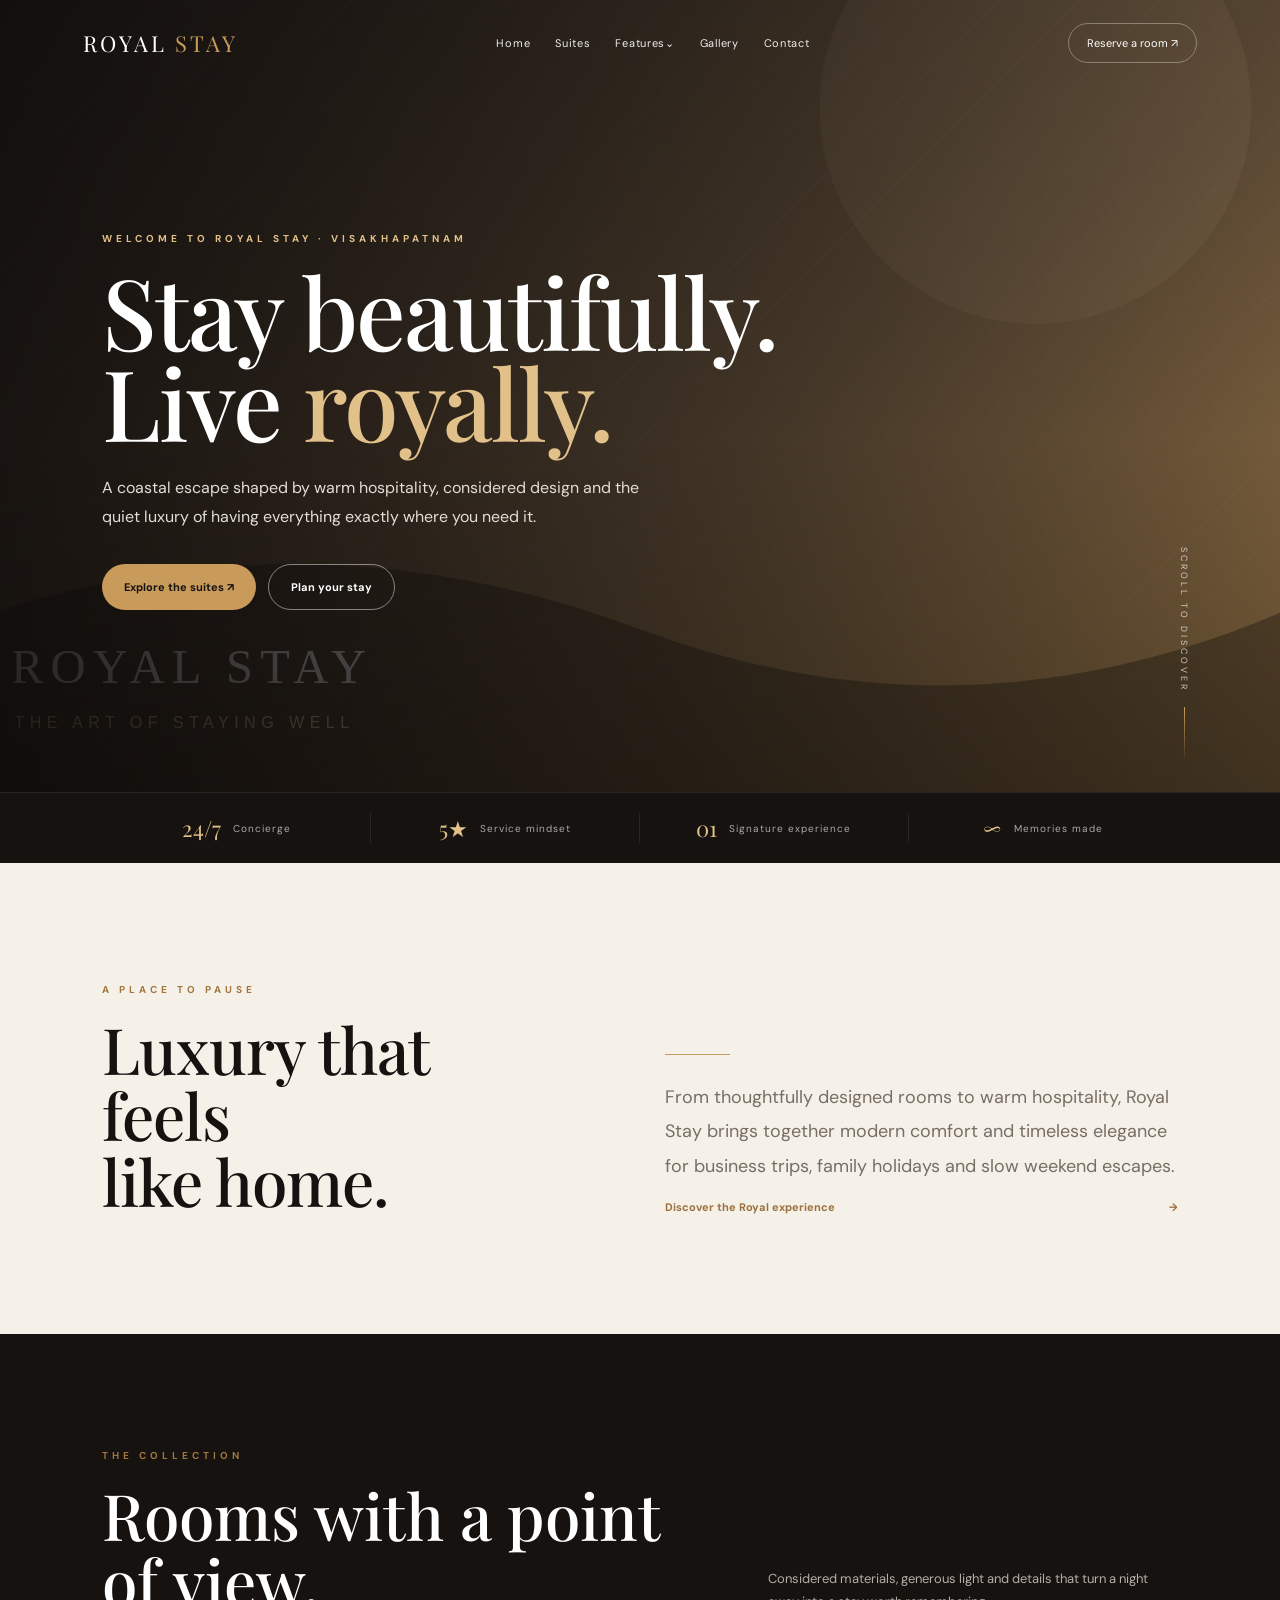
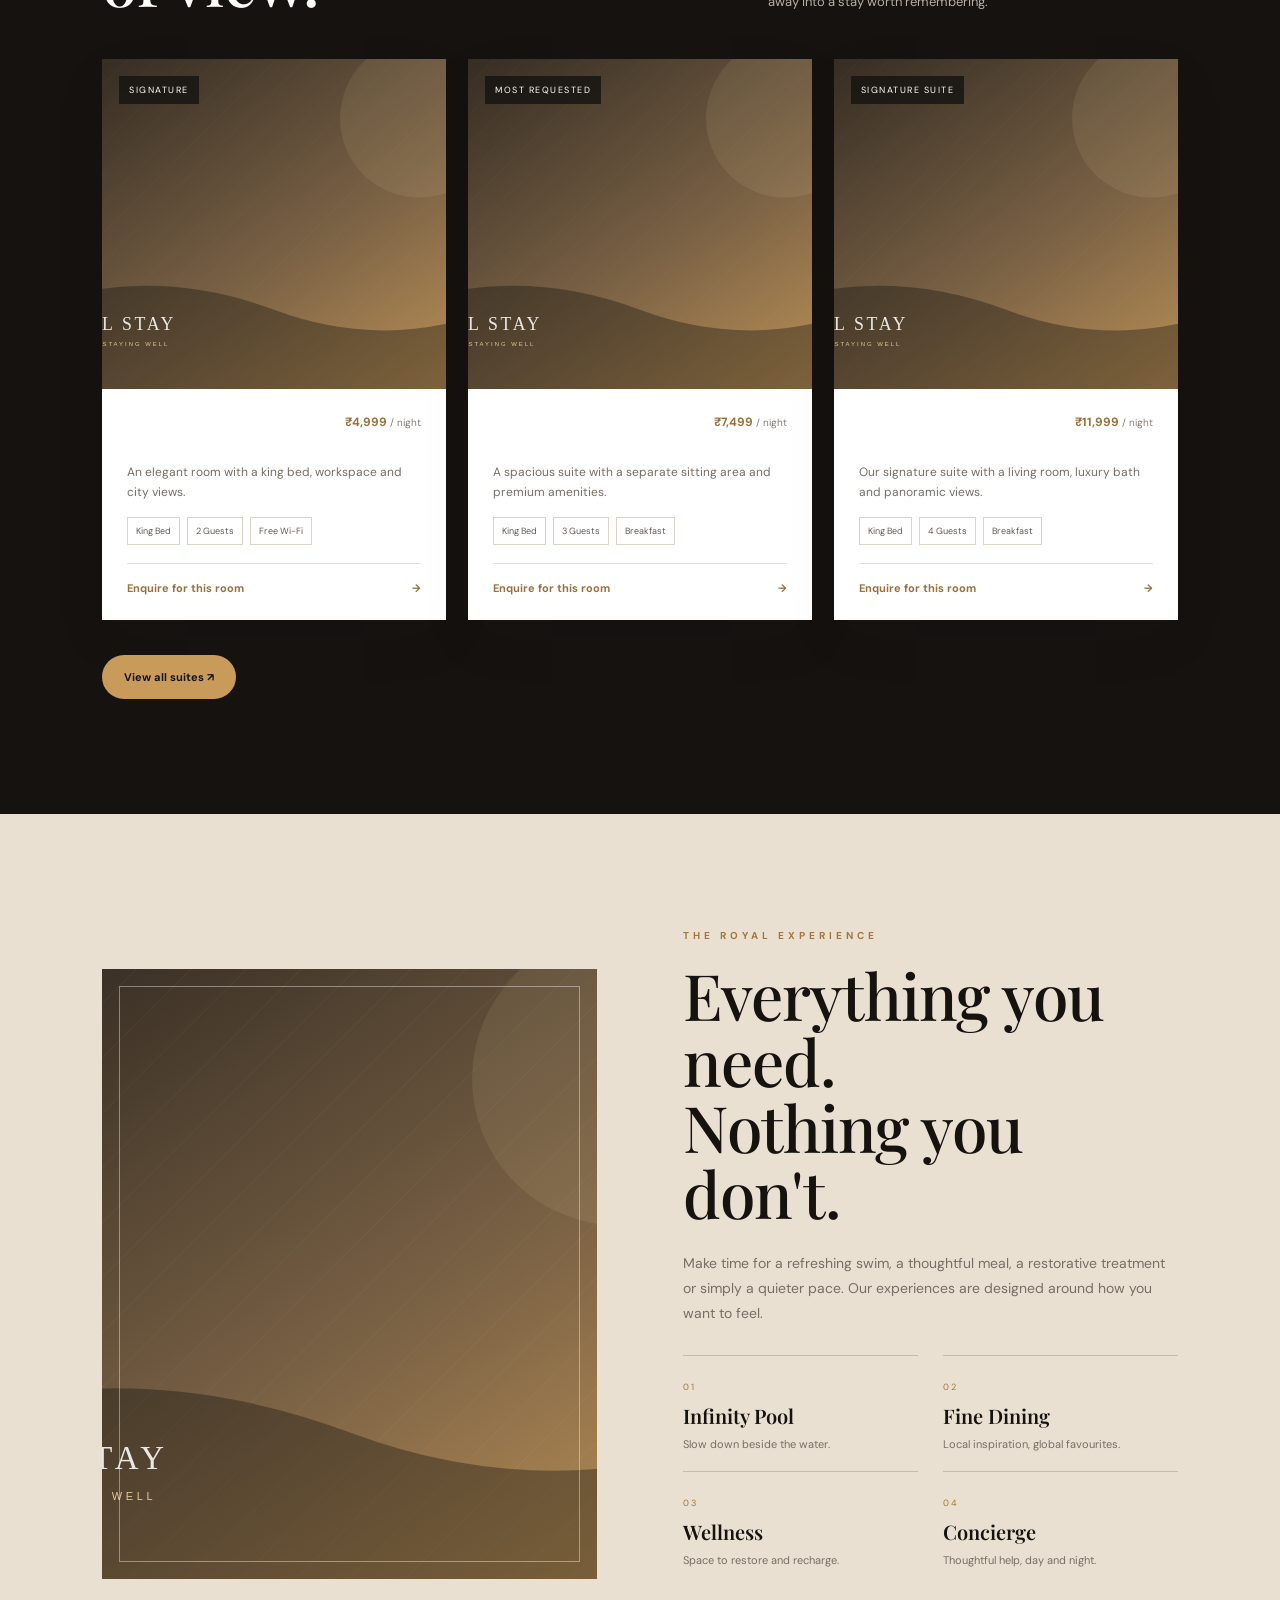
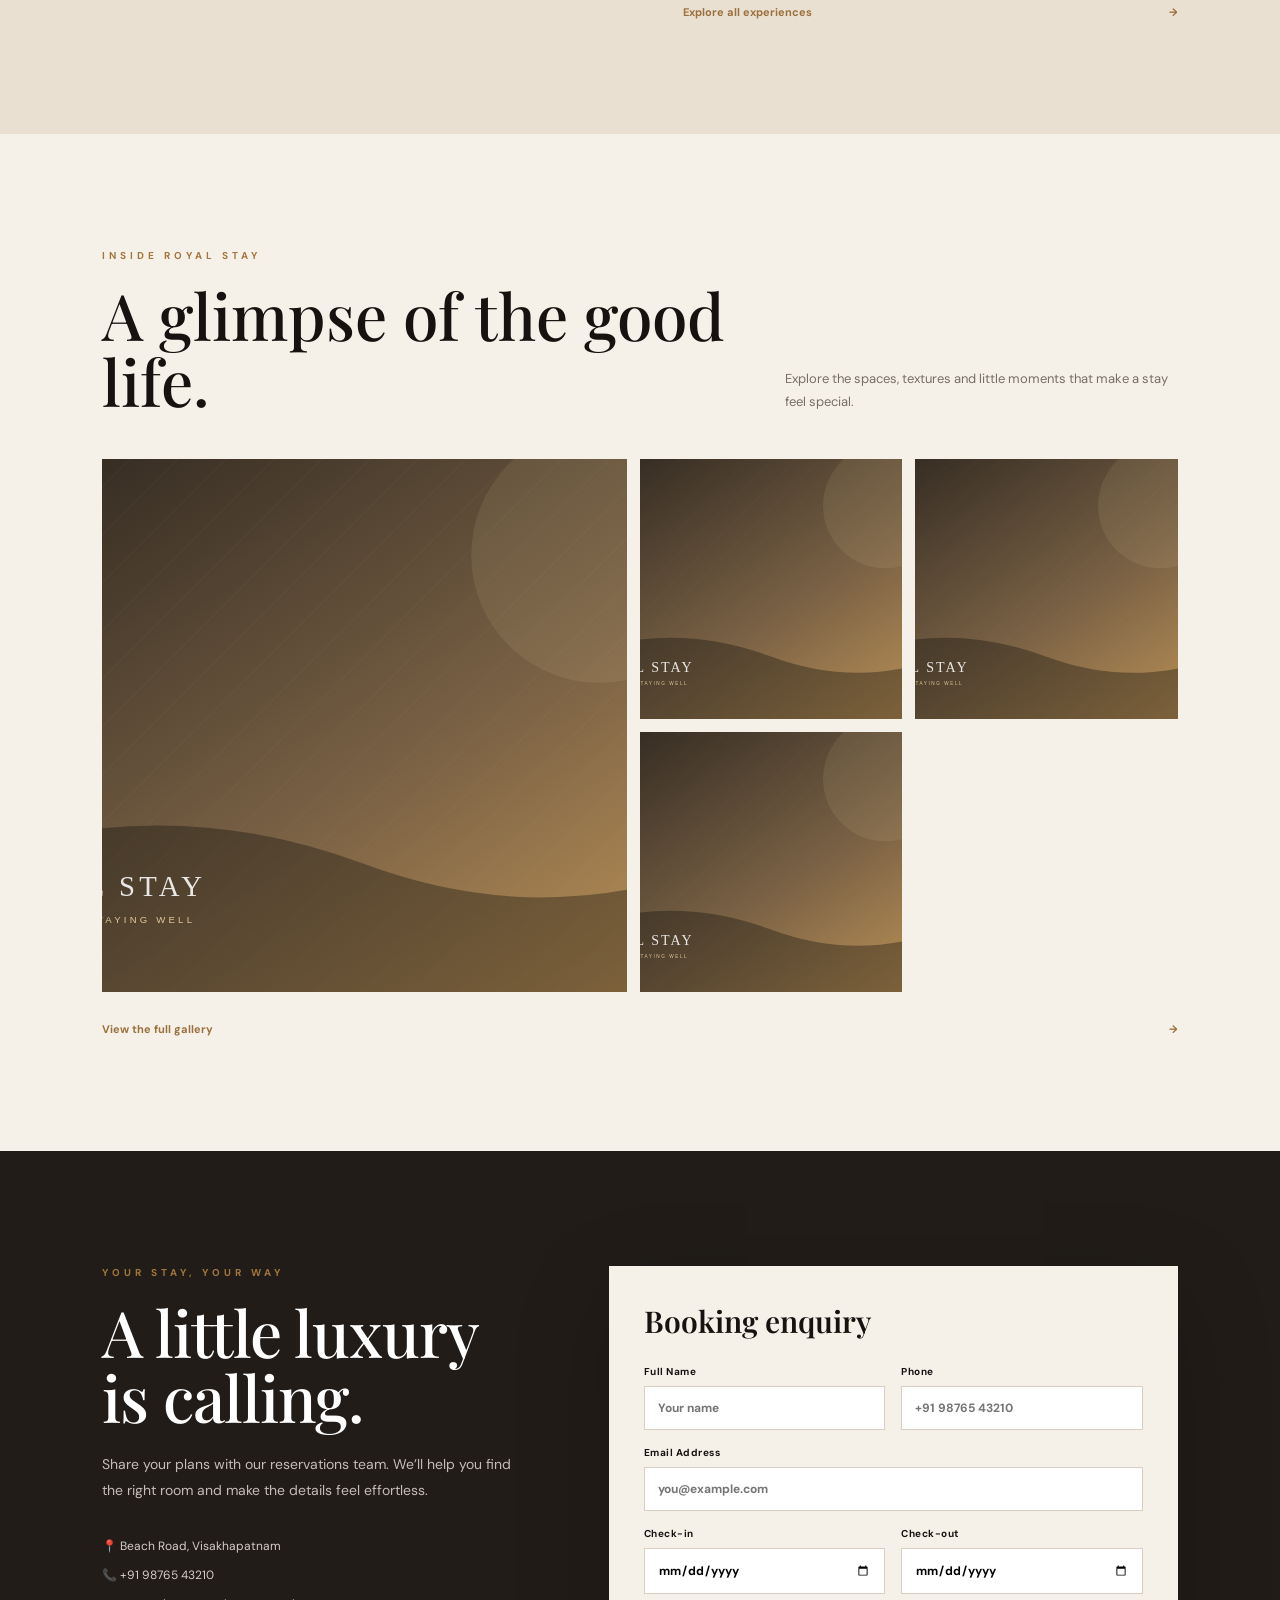
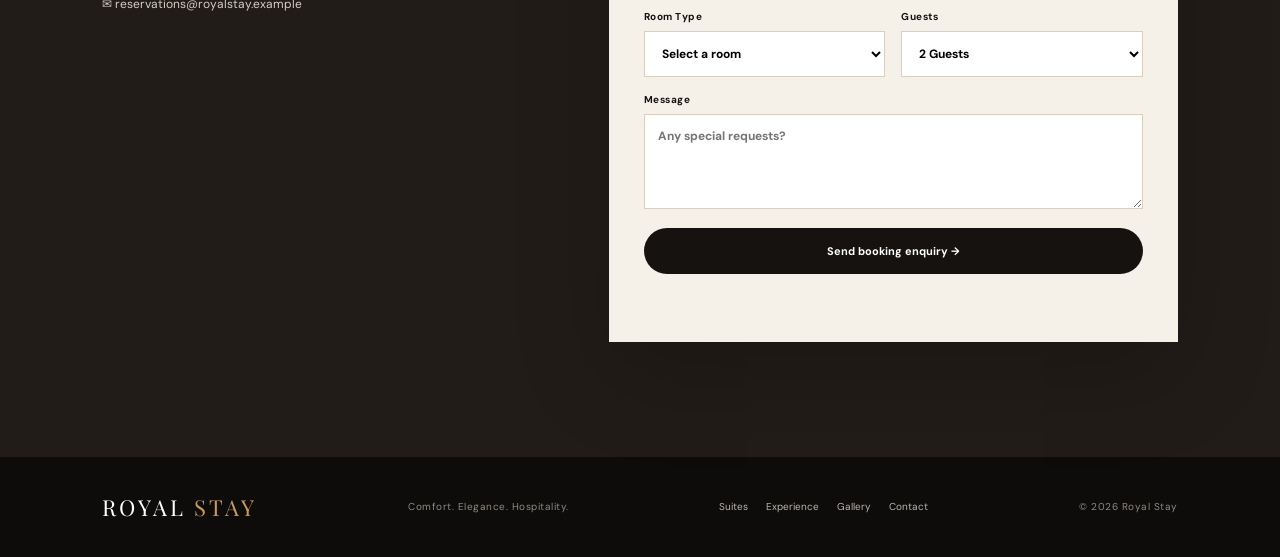
<file: index.html>
<!doctype html><html lang="en"><head><meta charset="utf-8"><meta name="viewport" content="width=device-width,initial-scale=1"><meta name="theme-color" content="#151210"><meta name="description" content="Royal Stay luxury hotel in Visakhapatnam. Suites, dining, wellness and tailored hospitality."><title>The Art of Staying Well | Royal Stay</title><link rel="stylesheet" href="assets/css/style.css"></head><body><div class="preloader"><div><div class="loader-mark">R</div><p>ROYAL STAY</p></div></div>
<header class="navbar"><a class="logo" href="index.html">ROYAL <span>STAY</span></a><nav class="nav-links"><a href="index.html" aria-current=page>Home</a><a href="rooms.html" >Suites</a><div class="nav-feature"><button type="button" aria-haspopup="true">Features⌄</button><div class="feature-menu"><a href="experience.html#wellness">Wellness & Spa</a><a href="experience.html#dining">Fine Dining</a><a href="experience.html#pool">Pool & Leisure</a><a href="experience.html#concierge">24/7 Concierge</a></div></div><a href="gallery.html" >Gallery</a><a href="contact.html" >Contact</a></nav><a class="nav-cta" href="contact.html#booking">Reserve a room ↗</a><button class="menu-btn" aria-label="Toggle navigation" aria-expanded="false">☰</button></header><main>
<section class="hero" id="home"><div class="hero-bg"></div><div class="hero-content"><p class="kicker">WELCOME TO ROYAL STAY · VISAKHAPATNAM</p><h1>Stay beautifully.<br>Live <em>royally.</em></h1><p class="hero-copy">A coastal escape shaped by warm hospitality, considered design and the quiet luxury of having everything exactly where you need it.</p><div class="hero-actions"><a class="btn btn-gold" href="rooms.html">Explore the suites ↗</a><a class="btn btn-outline" href="contact.html#booking">Plan your stay</a></div></div><div class="hero-scroll">SCROLL TO DISCOVER</div></section>
<section class="trust-strip"><div class="trust-item"><strong>24/7</strong><span>Concierge</span></div><div class="trust-item"><strong>5★</strong><span>Service mindset</span></div><div class="trust-item"><strong>01</strong><span>Signature experience</span></div><div class="trust-item"><strong>∞</strong><span>Memories made</span></div></section>
<section class="intro"><div class="reveal"><p class="kicker">A PLACE TO PAUSE</p><h2 class="display">Luxury that feels<br>like home.</h2></div><div class="reveal"><div class="gold-rule"></div><p class="intro-copy">From thoughtfully designed rooms to warm hospitality, Royal Stay brings together modern comfort and timeless elegance for business trips, family holidays and slow weekend escapes.</p><a class="room-link" href="experience.html">Discover the Royal experience <span>→</span></a></div></section>
<section class="section dark"><div class="section-head reveal"><div><p class="kicker">THE COLLECTION</p><h2 class="section-title">Rooms with a point of view.</h2></div><p class="description">Considered materials, generous light and details that turn a night away into a stay worth remembering.</p></div><div class="room-grid"><article class="room-card reveal"><div class="room-media"><img src="https://images.unsplash.com/photo-1611892440504-42a792e24d32?auto=format&fit=crop&w=1400&q=85" alt="Deluxe Room hotel room" loading="lazy" data-fallback><span class="room-badge">SIGNATURE</span></div><div class="room-info"><div class="room-title"><h3>Deluxe Room</h3><span class="price">₹4,999 <small>/ night</small></span></div><p>An elegant room with a king bed, workspace and city views.</p><div class="features"><span>King Bed</span><span>2 Guests</span><span>Free Wi-Fi</span></div><a class="room-link" href="contact.html#booking" data-room="Deluxe Room">Enquire for this room <span>→</span></a></div></article><article class="room-card reveal"><div class="room-media"><img src="https://images.unsplash.com/photo-1590490360182-c33d57733427?auto=format&fit=crop&w=1400&q=85" alt="Executive Suite hotel room" loading="lazy" data-fallback><span class="room-badge">MOST REQUESTED</span></div><div class="room-info"><div class="room-title"><h3>Executive Suite</h3><span class="price">₹7,499 <small>/ night</small></span></div><p>A spacious suite with a separate sitting area and premium amenities.</p><div class="features"><span>King Bed</span><span>3 Guests</span><span>Breakfast</span></div><a class="room-link" href="contact.html#booking" data-room="Executive Suite">Enquire for this room <span>→</span></a></div></article><article class="room-card reveal"><div class="room-media"><img src="https://images.unsplash.com/photo-1591088398332-8a7791972843?auto=format&fit=crop&w=1400&q=85" alt="Royal Suite hotel room" loading="lazy" data-fallback><span class="room-badge">SIGNATURE SUITE</span></div><div class="room-info"><div class="room-title"><h3>Royal Suite</h3><span class="price">₹11,999 <small>/ night</small></span></div><p>Our signature suite with a living room, luxury bath and panoramic views.</p><div class="features"><span>King Bed</span><span>4 Guests</span><span>Breakfast</span></div><a class="room-link" href="contact.html#booking" data-room="Royal Suite">Enquire for this room <span>→</span></a></div></article></div><div style="margin-top:35px"><a class="btn btn-gold" href="rooms.html">View all suites ↗</a></div></section>
<section class="split"><div class="split-media reveal"><img src="https://images.unsplash.com/photo-1540541338287-41700207dee6?auto=format&fit=crop&w=1600&q=85" alt="Luxury hotel swimming pool" loading="lazy" data-fallback></div><div class="split-copy reveal"><p class="kicker">THE ROYAL EXPERIENCE</p><h2 class="display">Everything you need.<br>Nothing you don't.</h2><p>Make time for a refreshing swim, a thoughtful meal, a restorative treatment or simply a quieter pace. Our experiences are designed around how you want to feel.</p><div class="amenity-grid"><div class="amenity"><span>01</span><h3>Infinity Pool</h3><p>Slow down beside the water.</p></div><div class="amenity"><span>02</span><h3>Fine Dining</h3><p>Local inspiration, global favourites.</p></div><div class="amenity"><span>03</span><h3>Wellness</h3><p>Space to restore and recharge.</p></div><div class="amenity"><span>04</span><h3>Concierge</h3><p>Thoughtful help, day and night.</p></div></div><a class="room-link" href="experience.html">Explore all experiences <span>→</span></a></div></section>
<section class="section"><div class="section-head reveal"><div><p class="kicker">INSIDE ROYAL STAY</p><h2 class="section-title">A glimpse of the good life.</h2></div><p class="description">Explore the spaces, textures and little moments that make a stay feel special.</p></div><div class="gallery-grid"><a class="gallery-item reveal" href="gallery.html"><img src="https://images.unsplash.com/photo-1566073771259-6a8506099945?auto=format&fit=crop&w=1600&q=85" alt="Hotel exterior" loading="lazy" data-fallback><span class="gallery-label">ARRIVAL</span></a><a class="gallery-item reveal" href="gallery.html"><img src="https://images.unsplash.com/photo-1600607687920-4e2a09cf159d?auto=format&fit=crop&w=1000&q=85" alt="Elegant hotel interior" loading="lazy" data-fallback><span class="gallery-label">INTERIORS</span></a><a class="gallery-item reveal" href="gallery.html"><img src="https://images.unsplash.com/photo-1584132967334-10e028bd69f7?auto=format&fit=crop&w=1000&q=85" alt="Hotel dining experience" loading="lazy" data-fallback><span class="gallery-label">DINING</span></a><a class="gallery-item reveal" href="gallery.html"><img src="https://images.unsplash.com/photo-1578683010236-d716f9a3f461?auto=format&fit=crop&w=1000&q=85" alt="Luxury bedroom" loading="lazy" data-fallback><span class="gallery-label">REST</span></a></div><div style="margin-top:30px"><a class="room-link" href="gallery.html">View the full gallery <span>→</span></a></div></section>
<section class="booking" id="booking"><div class="booking-copy reveal"><p class="kicker">YOUR STAY, YOUR WAY</p><h2 class="display">A little luxury<br>is calling.</h2><p>Share your plans with our reservations team. We’ll help you find the right room and make the details feel effortless.</p><div class="contact-details"><p>📍 Beach Road, Visakhapatnam</p><p>📞 +91 98765 43210</p><p>✉ reservations@royalstay.example</p></div></div><form class="booking-form reveal" id="bookingForm"><h3>Booking enquiry</h3><div class="form-row"><label>Full Name<input id="name" required placeholder="Your name"></label><label>Phone<input id="phone" type="tel" required placeholder="+91 98765 43210"></label></div><label>Email Address<input id="email" type="email" required placeholder="you@example.com"></label><div class="form-row"><label>Check-in<input id="checkin" type="date" required></label><label>Check-out<input id="checkout" type="date" required></label></div><div class="form-row"><label>Room Type<select id="room" required><option value="">Select a room</option><option>Deluxe Room</option><option>Executive Suite</option><option>Royal Suite</option></select></label><label>Guests<select id="guests"><option>1 Guest</option><option selected>2 Guests</option><option>3 Guests</option><option>4 Guests</option></select></label></div><label>Message<textarea id="message" placeholder="Any special requests?"></textarea></label><button class="submit-btn" type="submit">Send booking enquiry →</button><p class="form-note" id="formMessage"></p></form></section></main><footer><a class="logo" href="index.html">ROYAL <span>STAY</span></a><p>Comfort. Elegance. Hospitality.</p><div class="footer-links"><a href="rooms.html">Suites</a><a href="experience.html">Experience</a><a href="gallery.html">Gallery</a><a href="contact.html">Contact</a></div><p>© 2026 Royal Stay</p></footer><script src="assets/js/main.js" defer></script></body></html>
</file>
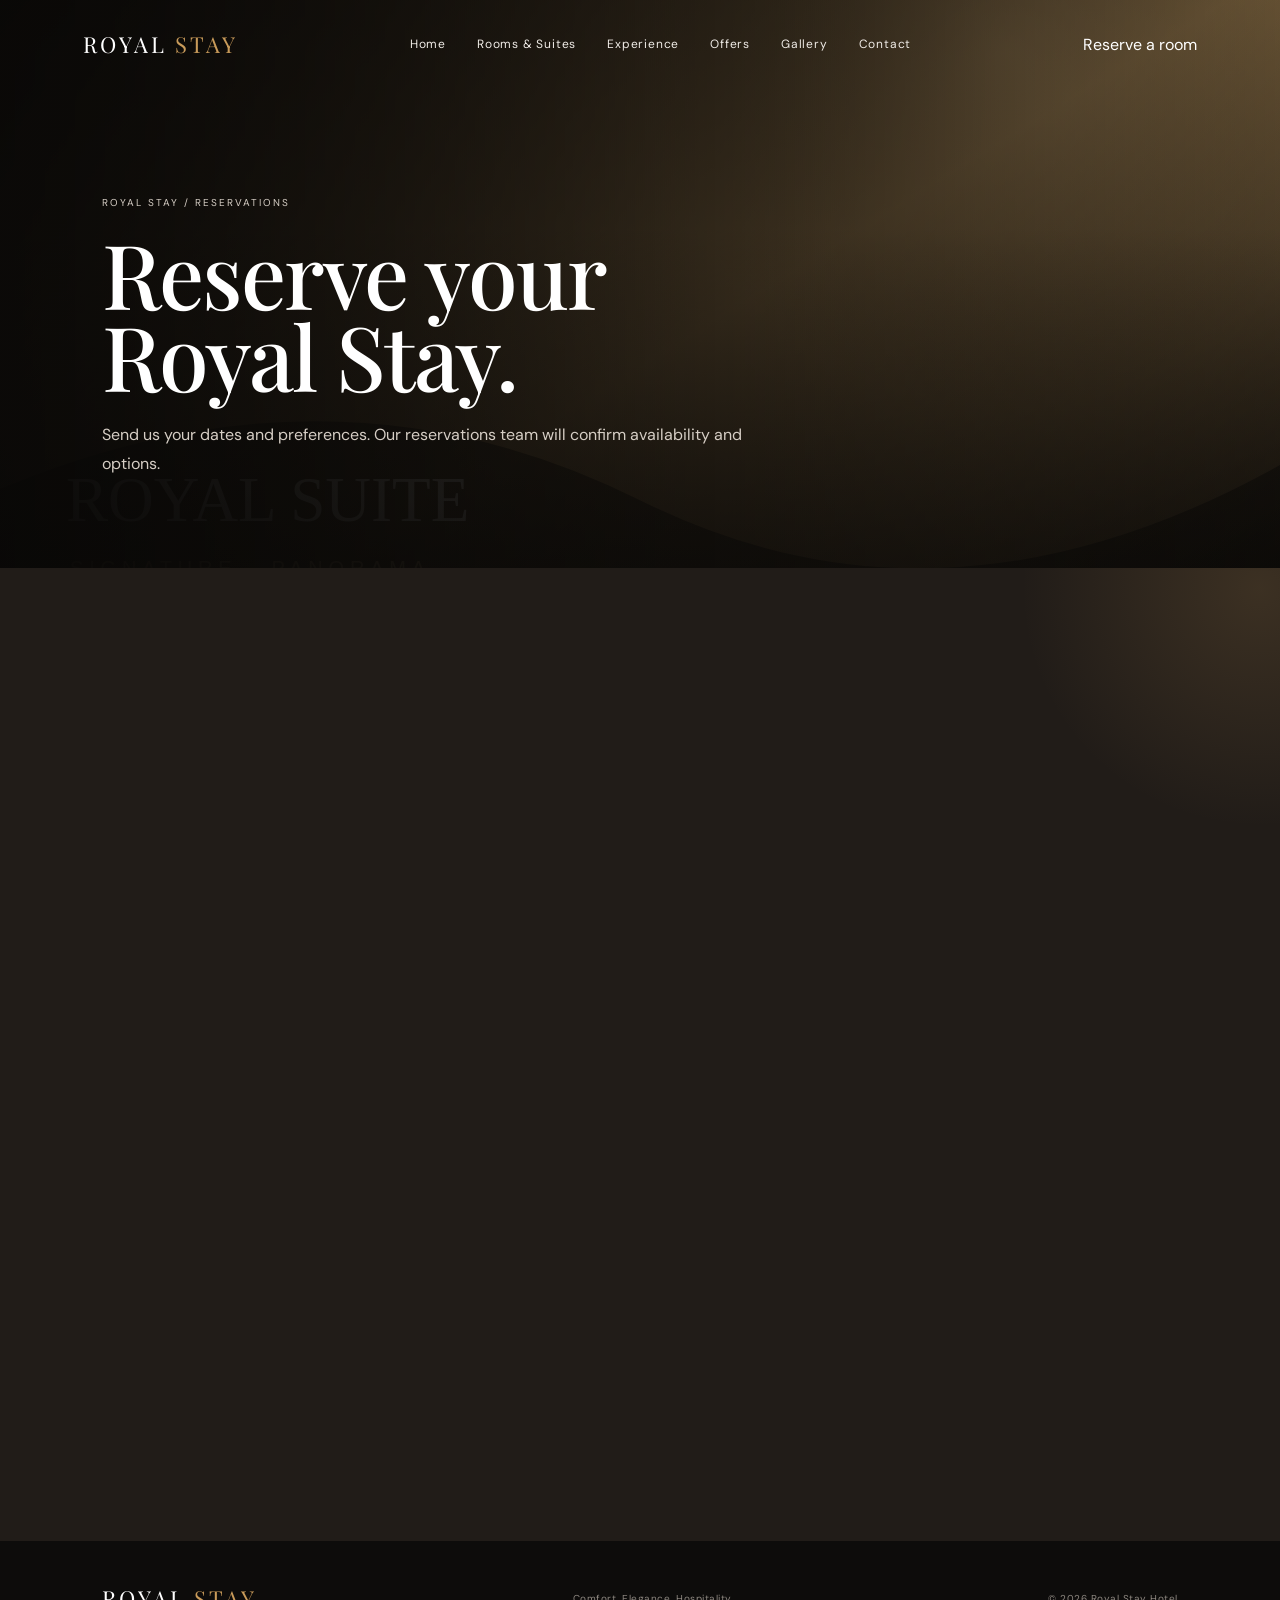
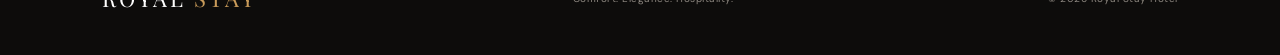
<file: booking.html>
<!doctype html>
<html lang="en"><head><meta charset="utf-8"><meta name="viewport" content="width=device-width,initial-scale=1">
<title>Reservations | Royal Stay</title>
<link rel="preconnect" href="https://fonts.googleapis.com"><link rel="preconnect" href="https://fonts.gstatic.com" crossorigin>
<link href="https://fonts.googleapis.com/css2?family=DM+Sans:wght@400;500;600;700&family=Playfair+Display:wght@500;600;700&display=swap" rel="stylesheet">
<style>
:root{
  --ink:#151210;
  --ink-2:#211b17;
  --paper:#f5f1e9;
  --paper-2:#e9e0d2;
  --gold:#c99b5a;
  --gold-light:#e2c08a;
  --muted:#776e65;
  --line:rgba(32,25,20,.13);
  --white:#fff;
  --shadow:0 30px 80px rgba(25,17,10,.14);
  --ease:cubic-bezier(.22,1,.36,1);
}
*{box-sizing:border-box;margin:0;padding:0}
html{scroll-behavior:smooth}
body{
  font-family:"DM Sans",sans-serif;
  background:var(--paper);
  color:var(--ink);
  overflow-x:hidden;
}
body.is-loading{overflow:hidden}
::selection{background:var(--gold);color:var(--ink)}
a{text-decoration:none;color:inherit}
img{display:block;max-width:100%}
button,input,select,textarea{font:inherit}

.preloader{
  position:fixed;inset:0;background:#0d0c0b;color:white;z-index:9999;
  display:grid;place-items:center;transition:opacity .7s ease,visibility .7s ease;
}
.preloader.hide{opacity:0;visibility:hidden}
.loader-inner{text-align:center}
.loader-mark{
  width:72px;height:72px;border:1px solid rgba(201,155,90,.45);border-radius:50%;
  display:grid;place-items:center;margin:0 auto 22px;position:relative;
}
.loader-mark:before{
  content:"";width:40px;height:40px;border:1px solid var(--gold);border-radius:50%;
  border-top-color:transparent;animation:spin 1.1s linear infinite;
}
.loader-mark span{position:absolute;font-family:"Playfair Display";font-size:18px;color:var(--gold)}
.loader-inner p{font-size:10px;letter-spacing:5px;color:#bdb4aa}
@keyframes spin{to{transform:rotate(360deg)}}

.cursor{
  position:fixed;width:18px;height:18px;border:1px solid var(--gold);border-radius:50%;
  pointer-events:none;z-index:10000;transform:translate(-50%,-50%);
  transition:width .25s,height .25s,background .25s,opacity .25s;mix-blend-mode:difference;
}
.cursor.big{width:62px;height:62px;background:rgba(201,155,90,.18)}
@media(max-width:900px){.cursor{display:none}}

.navbar{
  position:fixed;top:0;left:0;width:100%;height:88px;z-index:100;
  display:flex;align-items:center;justify-content:space-between;padding:0 6.5%;
  color:#fff;transition:background .45s ease,backdrop-filter .45s ease,height .45s ease;
}
.navbar.scrolled{
  height:72px;background:rgba(13,12,11,.84);backdrop-filter:blur(18px);
  border-bottom:1px solid rgba(255,255,255,.08);
}
.logo{font-family:"Playfair Display",serif;font-size:22px;letter-spacing:3px}
.logo span{color:var(--gold)}
.nav-links{display:flex;gap:31px;align-items:center}
.nav-links a{font-size:12px;letter-spacing:.8px;color:#f0ece7;position:relative;padding:8px 0}
.nav-links a:after{
  content:"";position:absolute;left:0;bottom:0;width:0;height:1px;background:var(--gold);
  transition:width .35s var(--ease)
}
.nav-links a:hover:after{width:100%}
.nav-cta{
  padding:12px 20px;border:1px solid rgba(255,255,255,.35);border-radius:999px;
  font-size:12px;transition:.35s var(--ease)
}
.nav-cta:hover{background:var(--gold);border-color:var(--gold);color:var(--ink)}
.menu-btn{display:none;background:none;border:0;color:white;font-size:24px}

.hero{
  min-height:100vh;position:relative;display:flex;align-items:center;padding:150px 8% 90px;
  color:#fff;overflow:hidden;background:#111;
}
.hero-bg{
  position:absolute;inset:-5%;background:
  linear-gradient(90deg,rgba(8,7,6,.82) 0%,rgba(8,7,6,.48) 48%,rgba(8,7,6,.18) 100%),
  url("https://images.unsplash.com/photo-1564501049412-61c2a3083791?auto=format&fit=crop&w=2400&q=90") center/cover;
  transform:scale(1.08);will-change:transform;
}
.hero:after{
  content:"";position:absolute;inset:0;background:linear-gradient(180deg,rgba(0,0,0,.2),transparent 35%,rgba(0,0,0,.5));
  pointer-events:none;
}
.hero-content{position:relative;z-index:2;max-width:900px}
.eyebrow{
  font-size:10px;letter-spacing:4px;font-weight:700;color:var(--gold-light);
  margin-bottom:24px;text-transform:uppercase
}
.hero h1{
  font-family:"Playfair Display",serif;font-weight:500;font-size:clamp(58px,8.2vw,126px);
  line-height:.87;letter-spacing:-3px;margin-bottom:32px
}
.hero h1 .line{display:block;overflow:hidden}
.hero h1 .line span{display:block;transform:translateY(110%)}
.hero h1 em{font-style:normal;color:var(--gold-light)}
.hero-copy{
  max-width:590px;color:rgba(255,255,255,.8);font-size:17px;line-height:1.85;margin-bottom:38px;
  opacity:0;transform:translateY(24px)
}
.hero-actions{display:flex;gap:13px;opacity:0;transform:translateY(24px)}
.btn{
  position:relative;display:inline-flex;align-items:center;justify-content:center;gap:12px;
  padding:15px 23px;border-radius:999px;font-weight:700;font-size:12px;overflow:hidden;
  transition:transform .35s var(--ease),box-shadow .35s var(--ease)
}
.btn span{position:relative;z-index:2}
.btn-gold{background:var(--gold);color:var(--ink);box-shadow:0 12px 35px rgba(201,155,90,.2)}
.btn-gold:before{content:"";position:absolute;inset:0;background:var(--gold-light);transform:translateY(100%);transition:transform .4s var(--ease)}
.btn-gold:hover:before{transform:translateY(0)}
.btn-outline{border:1px solid rgba(255,255,255,.42);color:#fff}
.btn-outline:hover{background:rgba(255,255,255,.1)}
.btn:hover{transform:translateY(-3px)}
.hero-scroll{
  position:absolute;bottom:35px;right:7%;z-index:3;display:flex;align-items:center;gap:14px;
  font-size:9px;letter-spacing:3px;color:rgba(255,255,255,.7);writing-mode:vertical-rl
}
.scroll-line{width:1px;height:70px;background:linear-gradient(var(--gold),transparent);animation:scrollLine 2s infinite}
@keyframes scrollLine{0%,100%{transform:scaleY(.35);transform-origin:top}50%{transform:scaleY(1);transform-origin:top}}

.trust-strip{
  background:#151210;color:#d7d0c8;padding:18px 8%;display:grid;grid-template-columns:repeat(4,1fr);
  border-top:1px solid rgba(255,255,255,.07);border-bottom:1px solid rgba(255,255,255,.07)
}
.trust-item{display:flex;justify-content:center;align-items:center;gap:12px;border-right:1px solid rgba(255,255,255,.08)}
.trust-item:last-child{border:0}
.trust-item strong{font-family:"Playfair Display";font-size:20px;color:var(--gold-light)}
.trust-item span{font-size:10px;letter-spacing:1px;color:#a9a198}

.intro{
  padding:135px 8%;display:grid;grid-template-columns:1fr 1.1fr;gap:10%;align-items:end;
  background:var(--paper);position:relative
}
.intro:before{content:"RS";position:absolute;right:5%;top:20px;font:700 220px/1 "Playfair Display";color:rgba(30,24,19,.035)}
.kicker{font-size:10px;letter-spacing:4px;font-weight:700;color:#a2763d;margin-bottom:20px}
.display{font-family:"Playfair Display",serif;font-weight:500;font-size:clamp(42px,5.2vw,72px);line-height:1.02;letter-spacing:-1.5px}
.intro-text{font-size:19px;line-height:1.9;color:var(--muted);max-width:680px}
.gold-rule{width:70px;height:1px;background:var(--gold);margin:27px 0}

.section{padding:125px 8%}
.dark-section{background:var(--ink);color:white}
.section-head{display:flex;justify-content:space-between;align-items:flex-end;gap:50px;margin-bottom:55px}
.section-head p:last-child{max-width:420px;color:var(--muted);line-height:1.75;font-size:14px}
.dark-section .section-head p:last-child{color:#aaa29b}
.section-title{font-family:"Playfair Display";font-size:clamp(42px,5vw,68px);font-weight:500;line-height:1}

.room-grid{display:grid;grid-template-columns:repeat(3,1fr);gap:22px}
.room-card{background:#fff;box-shadow:var(--shadow);overflow:hidden;transition:transform .65s var(--ease),box-shadow .65s var(--ease)}
.room-card:hover{transform:translateY(-10px);box-shadow:0 35px 90px rgba(25,17,10,.2)}
.room-media{height:390px;position:relative;overflow:hidden}
.room-media img{width:100%;height:100%;object-fit:cover;transition:transform 1s var(--ease)}
.room-card:hover .room-media img{transform:scale(1.08)}
.room-badge{
  position:absolute;left:18px;top:18px;padding:8px 11px;background:rgba(15,12,9,.72);
  color:#fff;backdrop-filter:blur(8px);font-size:9px;letter-spacing:2px
}
.room-info{padding:27px}
.room-title{display:flex;justify-content:space-between;gap:18px;align-items:start}
.room-title h3{font-family:"Playfair Display";font-size:28px;font-weight:600}
.price{color:#9b703d;font-weight:700;white-space:nowrap}
.price small{color:#837b73;font-weight:400;font-size:10px}
.room-info p{color:var(--muted);line-height:1.65;font-size:13px;margin:15px 0 20px}
.features{display:flex;flex-wrap:wrap;gap:7px;padding-bottom:21px;border-bottom:1px solid var(--line)}
.features span{font-size:9px;letter-spacing:.7px;padding:7px 9px;border:1px solid #ddd4c8;color:#635a52}
.room-link{display:flex;justify-content:space-between;align-items:center;margin-top:17px;color:#9b703d;font-weight:700;font-size:11px}
.arrow{transition:transform .3s}.room-link:hover .arrow{transform:translateX(5px)}

.experience{
  padding:125px 8%;background:var(--paper-2);display:grid;grid-template-columns:1.03fr .97fr;
  gap:8%;align-items:center;overflow:hidden
}
.experience-media{position:relative;height:690px;overflow:hidden}
.experience-media img{width:100%;height:100%;object-fit:cover}
.experience-media:after{content:"";position:absolute;inset:20px;border:1px solid rgba(255,255,255,.35);pointer-events:none}
.float-card{
  position:absolute;z-index:2;right:-22px;bottom:30px;background:#fff;padding:22px 25px;
  box-shadow:0 18px 50px rgba(28,20,12,.18);min-width:210px
}
.float-card strong{display:block;font:600 34px "Playfair Display";color:#9b703d}
.float-card span{font-size:10px;letter-spacing:1px;color:#756c64}
.amenity-list{display:grid;grid-template-columns:1fr 1fr;gap:0 30px;margin-top:48px}
.amenity{padding:22px 0;border-top:1px solid #c6b9a8}
.amenity span{font-size:9px;letter-spacing:2px;color:#a2763d}
.amenity h3{font:600 21px "Playfair Display";margin:8px 0}
.amenity p{font-size:12px;line-height:1.65;color:var(--muted)}

.stats{
  display:grid;grid-template-columns:repeat(4,1fr);background:#171411;color:white;
  padding:70px 8%;gap:20px
}
.stat{text-align:center;border-right:1px solid rgba(255,255,255,.08)}
.stat:last-child{border:0}
.stat strong{font:500 55px "Playfair Display";color:var(--gold-light);display:block}
.stat span{font-size:9px;letter-spacing:2px;color:#9d958d;text-transform:uppercase}

.gallery{padding:125px 8%;background:var(--paper)}
.gallery-grid{display:grid;grid-template-columns:2fr 1fr 1fr;grid-template-rows:310px 310px;gap:14px}
.gallery-item{position:relative;overflow:hidden;cursor:pointer}
.gallery-item img{width:100%;height:100%;object-fit:cover;transition:transform 1s var(--ease),filter 1s}
.gallery-item:hover img{transform:scale(1.08);filter:saturate(1.08)}
.gallery-item:first-child{grid-row:span 2}
.gallery-label{
  position:absolute;left:20px;bottom:20px;color:#fff;font-size:10px;letter-spacing:2px;
  opacity:0;transform:translateY(10px);transition:.45s var(--ease);text-shadow:0 2px 12px #000
}
.gallery-item:after{content:"";position:absolute;inset:0;background:linear-gradient(transparent 45%,rgba(0,0,0,.6));opacity:0;transition:.45s}
.gallery-item:hover:after,.gallery-item:hover .gallery-label{opacity:1}
.gallery-item .gallery-label{z-index:2}

.booking{
  padding:125px 8%;background:#211c18;color:white;display:grid;grid-template-columns:.82fr 1.18fr;
  gap:9%;position:relative;overflow:hidden
}
.booking:before{content:"";position:absolute;width:520px;height:520px;border-radius:50%;right:-240px;top:-240px;background:radial-gradient(circle,rgba(201,155,90,.16),transparent 65%)}
.booking-copy{position:relative;z-index:1}
.booking-copy .display{color:white}
.booking-copy>p:not(.kicker){max-width:480px;color:#c5bdb5;line-height:1.8;margin-top:25px}
.contact-details{margin-top:42px;display:grid;gap:12px;color:#d6cec5;font-size:13px}
.booking-form{background:var(--paper);color:var(--ink);padding:38px;position:relative;z-index:2;box-shadow:0 30px 90px rgba(0,0,0,.24)}
.booking-form h3{font:600 32px "Playfair Display";margin-bottom:25px}
.form-row{display:grid;grid-template-columns:1fr 1fr;gap:18px}
label{display:block;font-size:10px;font-weight:700;letter-spacing:.6px;margin-bottom:17px}
input,select,textarea{
  width:100%;margin-top:8px;border:1px solid #d8cec1;background:white;padding:14px;
  outline:none;font-size:13px;transition:border .25s,box-shadow .25s
}
input:focus,select:focus,textarea:focus{border-color:var(--gold);box-shadow:0 0 0 4px rgba(201,155,90,.12)}
textarea{resize:vertical;min-height:110px}
.submit-btn{
  width:100%;border:0;background:var(--ink);color:white;padding:17px;border-radius:999px;
  cursor:pointer;font-weight:700;font-size:11px;letter-spacing:.5px;transition:.35s var(--ease)
}
.submit-btn:hover{background:var(--gold);color:var(--ink);transform:translateY(-2px)}
.form-note{min-height:22px;margin-top:14px;font-size:12px;color:#4f7a51}

footer{
  background:#0d0c0b;color:#fff;padding:42px 8%;display:flex;justify-content:space-between;
  align-items:center;gap:20px
}
footer p{font-size:10px;color:#8e8881;letter-spacing:.5px}

.reveal{opacity:0;transform:translateY(45px)}
.reveal-left{opacity:0;transform:translateX(-45px)}
.reveal-scale{opacity:0;transform:scale(.94)}

@media(max-width:1050px){
  .nav-links{display:none}.menu-btn{display:block}
  .room-grid{grid-template-columns:1fr 1fr}.room-media{height:330px}
  .experience,.booking{grid-template-columns:1fr}
  .experience-media{height:560px}.booking{gap:55px}
}
@media(max-width:700px){
  .navbar{padding:0 5%;height:74px}
  .nav-cta{display:none}
  .hero{padding:135px 6% 90px;min-height:760px}
  .hero h1{font-size:58px;letter-spacing:-2px}
  .hero-copy{font-size:15px}
  .trust-strip{grid-template-columns:1fr 1fr;padding:18px 5%;gap:18px}
  .trust-item:nth-child(2){border:0}.trust-item:nth-child(3){border:0}
  .intro,.section,.experience,.gallery,.booking{padding:80px 6%}
  .intro{grid-template-columns:1fr;gap:35px}
  .section-head{display:block}.section-head p:last-child{margin-top:20px}
  .room-grid{grid-template-columns:1fr}
  .room-media{height:340px}
  .experience-media{height:470px}.float-card{right:12px}
  .amenity-list{grid-template-columns:1fr}
  .stats{grid-template-columns:1fr 1fr;padding:55px 6%}
  .stat{border:0}.stat strong{font-size:43px}
  .gallery-grid{grid-template-columns:1fr 1fr;grid-template-rows:220px 220px 220px}
  .gallery-item:first-child{grid-row:span 1}
  .gallery-item:first-child{grid-column:span 2}
  .form-row{grid-template-columns:1fr}
  .booking-form{padding:25px}
  footer{flex-direction:column;text-align:center;padding:32px 6%}
}
@media(prefers-reduced-motion:reduce){
  *,*:before,*:after{animation:none!important;transition:none!important;scroll-behavior:auto!important}
}

/* Multi-page professional navigation */
.page-shell{min-height:100vh}
.nav-links a.active{color:#e2c08a}
.mobile-panel{position:fixed;inset:0;background:rgba(13,12,11,.98);z-index:99;display:none;padding:120px 8% 40px}
.mobile-panel.open{display:block}
.mobile-panel a{display:block;color:#fff;font:500 34px "Playfair Display";padding:17px 0;border-bottom:1px solid rgba(255,255,255,.08)}
.page-hero{min-height:62vh;padding:170px 8% 90px;display:flex;align-items:flex-end;position:relative;overflow:hidden;color:#fff;background:#14110e}
.page-hero-bg{position:absolute;inset:0;background:center/cover no-repeat;transform:scale(1.04)}
.page-hero:after{content:"";position:absolute;inset:0;background:linear-gradient(90deg,rgba(8,7,6,.78),rgba(8,7,6,.28)),linear-gradient(0deg,rgba(8,7,6,.62),transparent 60%)}
.page-hero-content{position:relative;z-index:2;max-width:850px}
.page-hero h1{font:500 clamp(52px,7vw,100px)/.92 "Playfair Display";letter-spacing:-2px}
.page-hero p{max-width:650px;color:#d6cec5;line-height:1.8;margin-top:24px}
.feature-grid{display:grid;grid-template-columns:repeat(3,1fr);gap:20px}
.feature-card{background:#fff;padding:34px;min-height:230px;border:1px solid rgba(30,22,16,.08);transition:.5s cubic-bezier(.22,1,.36,1)}
.feature-card:hover{transform:translateY(-8px);box-shadow:0 25px 70px rgba(30,22,16,.12)}
.feature-icon{font-size:25px;color:#b1844b;margin-bottom:28px}
.feature-card h3{font:600 25px "Playfair Display";margin-bottom:10px}
.feature-card p{font-size:13px;color:#746b63;line-height:1.7}
.offer-grid{display:grid;grid-template-columns:1fr 1fr;gap:25px}
.offer{padding:45px;background:#211c18;color:#fff;position:relative;overflow:hidden}
.offer:after{content:"";position:absolute;width:220px;height:220px;border-radius:50%;right:-90px;top:-100px;background:rgba(201,155,90,.12)}
.offer h3{font:500 34px "Playfair Display";margin-bottom:12px}
.offer p{color:#c9c0b7;line-height:1.7;font-size:13px;max-width:500px}
.offer .tag{display:inline-block;margin-bottom:20px;color:#e2c08a;font-size:9px;letter-spacing:3px}
.contact-grid{display:grid;grid-template-columns:1fr 1fr;gap:25px}
.contact-card{padding:35px;background:#eee6da}
.contact-card h3{font:600 25px "Playfair Display";margin-bottom:12px}
.contact-card p{font-size:13px;color:#6f675f;line-height:1.8}
.breadcrumb{font-size:10px;letter-spacing:2px;color:#d9b77f;margin-bottom:20px}
@media(max-width:800px){
  .feature-grid,.offer-grid,.contact-grid{grid-template-columns:1fr}
  .page-hero{min-height:70vh;padding:145px 6% 70px}
}
</style></head><body>
<header class="navbar" id="navbar">
  <a class="logo" href="index.html">ROYAL <span>STAY</span></a>
  <nav class="nav-links">
    <a href="index.html">Home</a>
    <a href="rooms.html">Rooms & Suites</a>
    <a href="experience.html">Experience</a>
    <a href="offers.html">Offers</a>
    <a href="gallery.html">Gallery</a>
    <a href="contact.html">Contact</a>
  </nav>
  <a href="booking.html" class="active" class="nav-cta magnetic">Reserve a room</a>
  <button class="menu-btn" aria-label="Open navigation" onclick="document.getElementById('mobilePanel').classList.toggle('open')">☰</button>
</header>
<div class="mobile-panel" id="mobilePanel">
  <a href="index.html">Home</a><a href="rooms.html">Rooms & Suites</a><a href="experience.html">Experience</a>
  <a href="offers.html">Offers</a><a href="gallery.html">Gallery</a><a href="contact.html">Contact</a><a href="booking.html" class="active">Reservations</a>
</div>
<main>
<section class="page-hero"><div class="page-hero-bg" style="background:linear-gradient(90deg,rgba(8,7,6,.84),rgba(8,7,6,.25)),url('assets/royal-fallback.svg') center/cover"></div><div class="page-hero-content"><p class="breadcrumb">ROYAL STAY / RESERVATIONS</p><h1>Reserve your<br>Royal Stay.</h1><p>Send us your dates and preferences. Our reservations team will confirm availability and options.</p></div></section>
<section class="booking"><div class="booking-copy reveal-left"><p class="kicker">PRIVATE RESERVATIONS</p><h2 class="display">Plan your stay<br>with us.</h2><p>Tell us what you need and our team will get back to you with availability.</p><div class="contact-details"><p>📍 Beach Road, Visakhapatnam</p><p>📞 +91 98765 43210</p><p>✉ reservations@royalstay.example</p></div></div>
<form class="booking-form reveal" id="bookingForm"><h3>Booking enquiry</h3>
<div class="form-row"><label>Full Name<input id="name" required placeholder="Your name"></label><label>Phone<input id="phone" required placeholder="+91 98765 43210"></label></div>
<label>Email Address<input id="email" type="email" required placeholder="you@example.com"></label>
<div class="form-row"><label>Check-in<input id="checkin" type="date" required></label><label>Check-out<input id="checkout" type="date" required></label></div>
<div class="form-row"><label>Room Type<select id="room" required><option value="">Select a room</option><option>Deluxe Room</option><option>Executive Suite</option><option>Royal Suite</option></select></label><label>Guests<select id="guests"><option>1 Guest</option><option selected>2 Guests</option><option>3 Guests</option><option>4 Guests</option></select></label></div>
<label>Message<textarea id="message" placeholder="Any special requests?"></textarea></label>
<button class="submit-btn magnetic">Send booking enquiry →</button><p class="form-note" id="formMessage"></p></form></section>
</main>
<footer><div class="logo">ROYAL <span>STAY</span></div><p>Comfort. Elegance. Hospitality.</p><p>© 2026 Royal Stay Hotel</p></footer>

<script>
document.addEventListener("DOMContentLoaded", () => {
  const preloader = document.getElementById("preloader");
  const reduceMotion = window.matchMedia("(prefers-reduced-motion: reduce)").matches;

  const init = () => {
    document.body.classList.remove("is-loading");
    preloader.classList.add("hide");

    if (reduceMotion || !window.gsap) {
      document.querySelectorAll(".hero h1 .line span,.hero-copy,.hero-actions").forEach(el=>{
        el.style.opacity="1"; el.style.transform="none";
      });
      document.querySelectorAll(".reveal,.reveal-left,.reveal-scale").forEach(el=>{
        el.style.opacity="1"; el.style.transform="none";
      });
      return;
    }

    gsap.registerPlugin(ScrollTrigger);

    const tl = gsap.timeline({defaults:{ease:"power4.out"}});
    tl.to(".hero h1 .line span",{y:0,duration:1.15,stagger:.12})
      .to(".hero-copy",{opacity:1,y:0,duration:.8},"-=.55")
      .to(".hero-actions",{opacity:1,y:0,duration:.8},"-=.55");

    gsap.to("#heroBg",{yPercent:8,scale:1.14,ease:"none",scrollTrigger:{trigger:".hero",start:"top top",end:"bottom top",scrub:1.2}});

    gsap.utils.toArray(".reveal").forEach(el=>{
      gsap.to(el,{opacity:1,y:0,duration:1,scrollTrigger:{trigger:el,start:"top 86%",once:true}});
    });
    gsap.utils.toArray(".reveal-left").forEach(el=>{
      gsap.to(el,{opacity:1,x:0,duration:1.05,scrollTrigger:{trigger:el,start:"top 86%",once:true}});
    });
    gsap.utils.toArray(".reveal-scale").forEach((el,i)=>{
      gsap.to(el,{opacity:1,scale:1,duration:.95,delay:i*.06,scrollTrigger:{trigger:el,start:"top 90%",once:true}});
    });

    document.querySelectorAll("[data-count]").forEach(el=>{
      const target=Number(el.dataset.count);
      ScrollTrigger.create({
        trigger:el,start:"top 85%",once:true,
        onEnter:()=>{
          const obj={n:0};
          gsap.to(obj,{n:target,duration:1.6,ease:"power2.out",onUpdate:()=>el.textContent=Math.round(obj.n)+(target===97?"%":"+")});
        }
      });
    });
  };

  if (document.readyState === "complete") setTimeout(init,350);
  else window.addEventListener("load",()=>setTimeout(init,350),{once:true});

  const nav=document.getElementById("navbar");
  window.addEventListener("scroll",()=>nav.classList.toggle("scrolled",window.scrollY>30),{passive:true});

  // Cursor + magnetic micro-interactions
  const cursor=document.getElementById("cursor");
  if (cursor && !reduceMotion && window.matchMedia("(pointer:fine)").matches){
    window.addEventListener("pointermove",e=>{
      cursor.style.left=e.clientX+"px";cursor.style.top=e.clientY+"px";
    });
    document.querySelectorAll("a,button,.room-card,.gallery-item").forEach(el=>{
      el.addEventListener("mouseenter",()=>cursor.classList.add("big"));
      el.addEventListener("mouseleave",()=>cursor.classList.remove("big"));
    });
    document.querySelectorAll(".magnetic").forEach(el=>{
      el.addEventListener("mousemove",e=>{
        const r=el.getBoundingClientRect();
        const x=(e.clientX-r.left-r.width/2)*.16, y=(e.clientY-r.top-r.height/2)*.16;
        el.style.transform=`translate(${x}px,${y}px)`;
      });
      el.addEventListener("mouseleave",()=>el.style.transform="translate(0,0)");
    });
  }

  // Room enquiry preselect
  document.querySelectorAll("[data-room]").forEach(link=>{
    link.addEventListener("click",()=>{
      const select=document.getElementById("room");
      if(select) select.value=link.dataset.room;
    });
  });

  // Booking date guard
  const checkin=document.getElementById("checkin"), checkout=document.getElementById("checkout");
  const today=new Date().toISOString().split("T")[0];
  checkin.min=today; checkout.min=today;
  checkin.addEventListener("change",()=>checkout.min=checkin.value);

  document.getElementById("bookingForm").addEventListener("submit",e=>{
    e.preventDefault();
    const name=document.getElementById("name").value.trim();
    const room=document.getElementById("room").value;
    const msg=document.getElementById("formMessage");
    msg.textContent=`Thank you, ${name}. Your enquiry for the ${room} has been received. Our reservations team will contact you shortly.`;
  });
});


document.querySelectorAll("img[data-fallback]").forEach(img=>{
  img.addEventListener("error",()=>{
    if(img.dataset.fallbackUsed) return;
    img.dataset.fallbackUsed="1";
    img.src=img.dataset.fallback;
  });
});
document.querySelectorAll(".page-hero-bg[data-fallback]").forEach(el=>{
  const preload=new Image();
  preload.onerror=()=>el.style.backgroundImage=`url("${el.dataset.fallback}")`;
  preload.src=el.dataset.remote;
});
document.getElementById("bookingForm").addEventListener("submit",e=>{e.preventDefault();document.getElementById("formMessage").textContent="Thank you. Your reservation enquiry has been received. Our team will contact you shortly.";});</script></body></html>
</file>
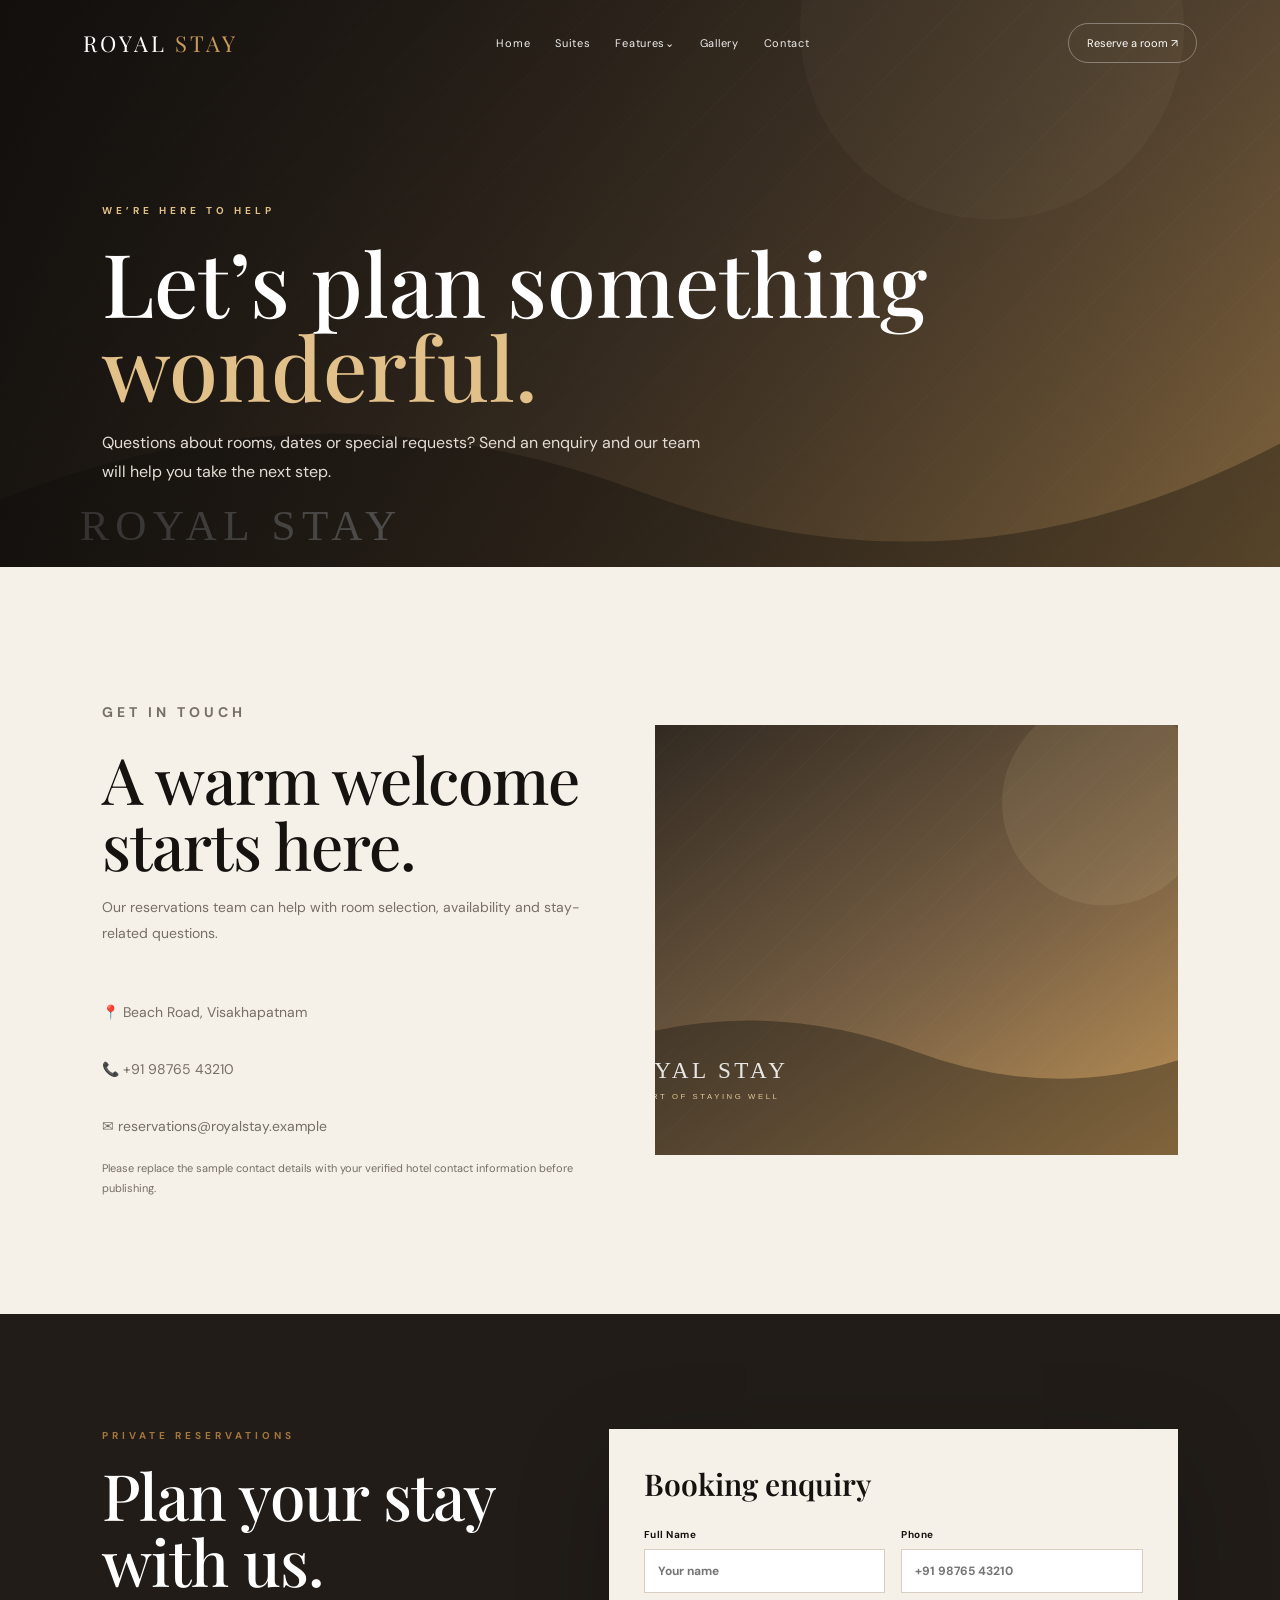
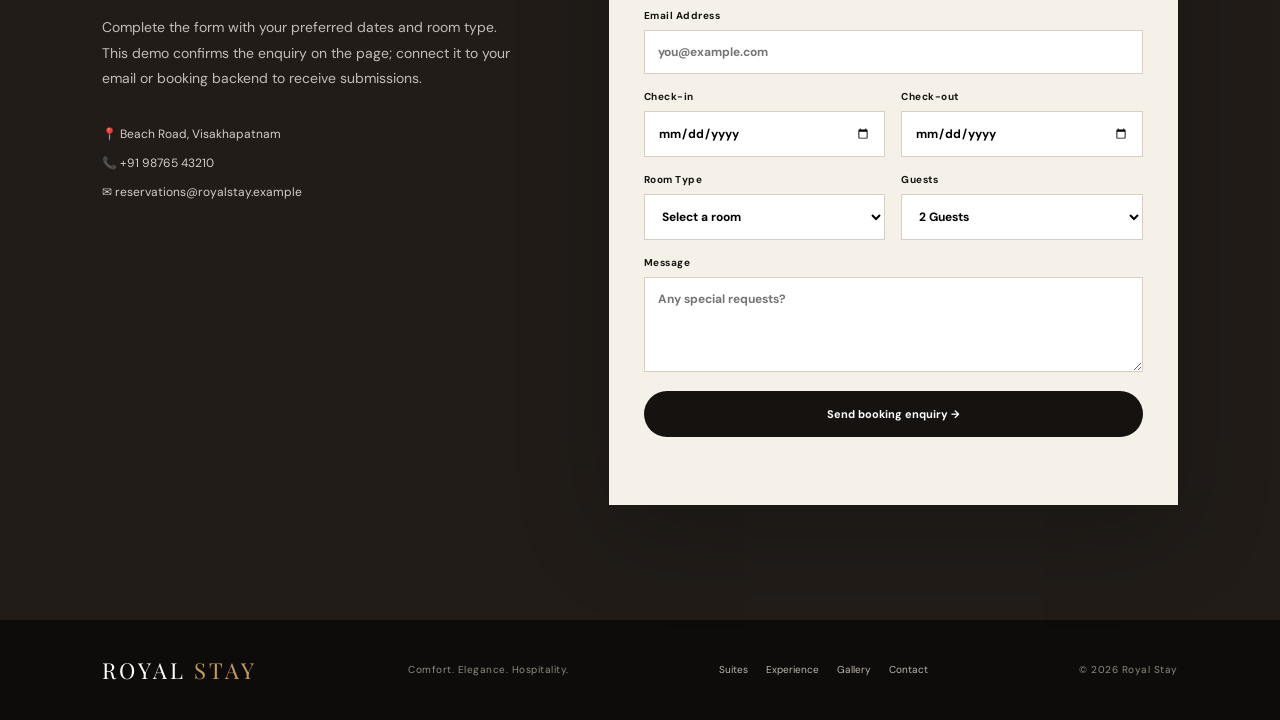
<file: contact.html>
<!doctype html><html lang="en"><head><meta charset="utf-8"><meta name="viewport" content="width=device-width,initial-scale=1"><meta name="theme-color" content="#151210"><meta name="description" content="Royal Stay luxury hotel in Visakhapatnam. Suites, dining, wellness and tailored hospitality."><title>Contact & Reservations | Royal Stay</title><link rel="stylesheet" href="assets/css/style.css"></head><body><div class="preloader"><div><div class="loader-mark">R</div><p>ROYAL STAY</p></div></div>
<header class="navbar"><a class="logo" href="index.html">ROYAL <span>STAY</span></a><nav class="nav-links"><a href="index.html" >Home</a><a href="rooms.html" >Suites</a><div class="nav-feature"><button type="button" aria-haspopup="true">Features⌄</button><div class="feature-menu"><a href="experience.html#wellness">Wellness & Spa</a><a href="experience.html#dining">Fine Dining</a><a href="experience.html#pool">Pool & Leisure</a><a href="experience.html#concierge">24/7 Concierge</a></div></div><a href="gallery.html" >Gallery</a><a href="contact.html" aria-current=page>Contact</a></nav><a class="nav-cta" href="contact.html#booking">Reserve a room ↗</a><button class="menu-btn" aria-label="Toggle navigation" aria-expanded="false">☰</button></header><main>
<section class="page-hero"><div><p class="kicker">WE’RE HERE TO HELP</p><h1>Let’s plan something<br><em style="color:var(--gold2);font-style:normal">wonderful.</em></h1><p>Questions about rooms, dates or special requests? Send an enquiry and our team will help you take the next step.</p></div></section>
<section class="section"><div class="content-grid"><div class="content-copy reveal"><p class="kicker">GET IN TOUCH</p><h2 class="display">A warm welcome<br>starts here.</h2><p>Our reservations team can help with room selection, availability and stay-related questions.</p><div class="contact-details" style="color:var(--ink)"><p>📍 Beach Road, Visakhapatnam</p><p>📞 +91 98765 43210</p><p>✉ reservations@royalstay.example</p></div><p style="font-size:11px">Please replace the sample contact details with your verified hotel contact information before publishing.</p></div><div class="content-image reveal"><img src="https://images.unsplash.com/photo-1566073771259-6a8506099945?auto=format&fit=crop&w=2000&q=85" alt="Royal Stay hotel exterior" loading="lazy" data-fallback></div></div></section>
<section class="booking" id="booking"><div class="booking-copy reveal"><p class="kicker">PRIVATE RESERVATIONS</p><h2 class="display">Plan your stay<br>with us.</h2><p>Complete the form with your preferred dates and room type. This demo confirms the enquiry on the page; connect it to your email or booking backend to receive submissions.</p><div class="contact-details"><p>📍 Beach Road, Visakhapatnam</p><p>📞 +91 98765 43210</p><p>✉ reservations@royalstay.example</p></div></div><form class="booking-form reveal" id="bookingForm"><h3>Booking enquiry</h3><div class="form-row"><label>Full Name<input id="name" required placeholder="Your name"></label><label>Phone<input id="phone" type="tel" required placeholder="+91 98765 43210"></label></div><label>Email Address<input id="email" type="email" required placeholder="you@example.com"></label><div class="form-row"><label>Check-in<input id="checkin" type="date" required></label><label>Check-out<input id="checkout" type="date" required></label></div><div class="form-row"><label>Room Type<select id="room" required><option value="">Select a room</option><option>Deluxe Room</option><option>Executive Suite</option><option>Royal Suite</option></select></label><label>Guests<select id="guests"><option>1 Guest</option><option selected>2 Guests</option><option>3 Guests</option><option>4 Guests</option></select></label></div><label>Message<textarea id="message" placeholder="Any special requests?"></textarea></label><button class="submit-btn" type="submit">Send booking enquiry →</button><p class="form-note" id="formMessage"></p></form></section></main><footer><a class="logo" href="index.html">ROYAL <span>STAY</span></a><p>Comfort. Elegance. Hospitality.</p><div class="footer-links"><a href="rooms.html">Suites</a><a href="experience.html">Experience</a><a href="gallery.html">Gallery</a><a href="contact.html">Contact</a></div><p>© 2026 Royal Stay</p></footer><script src="assets/js/main.js" defer></script></body></html>
</file>
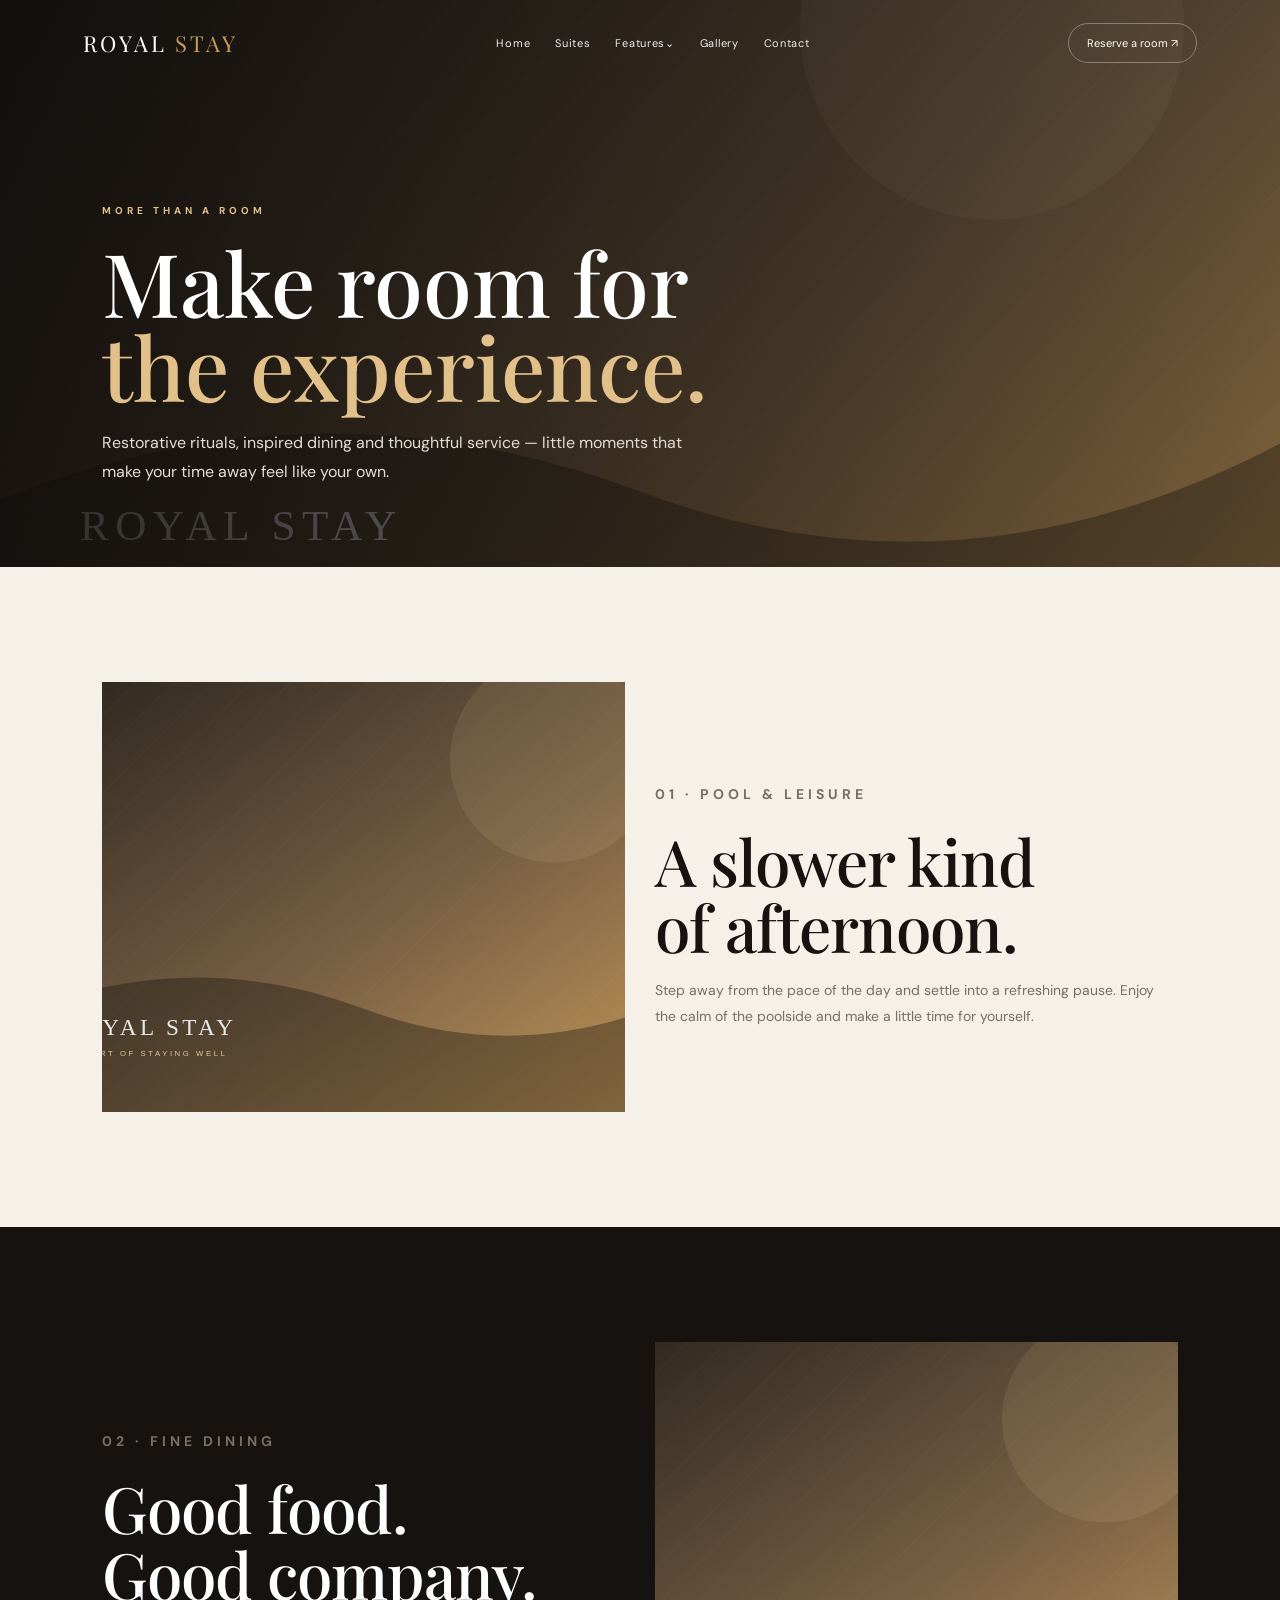
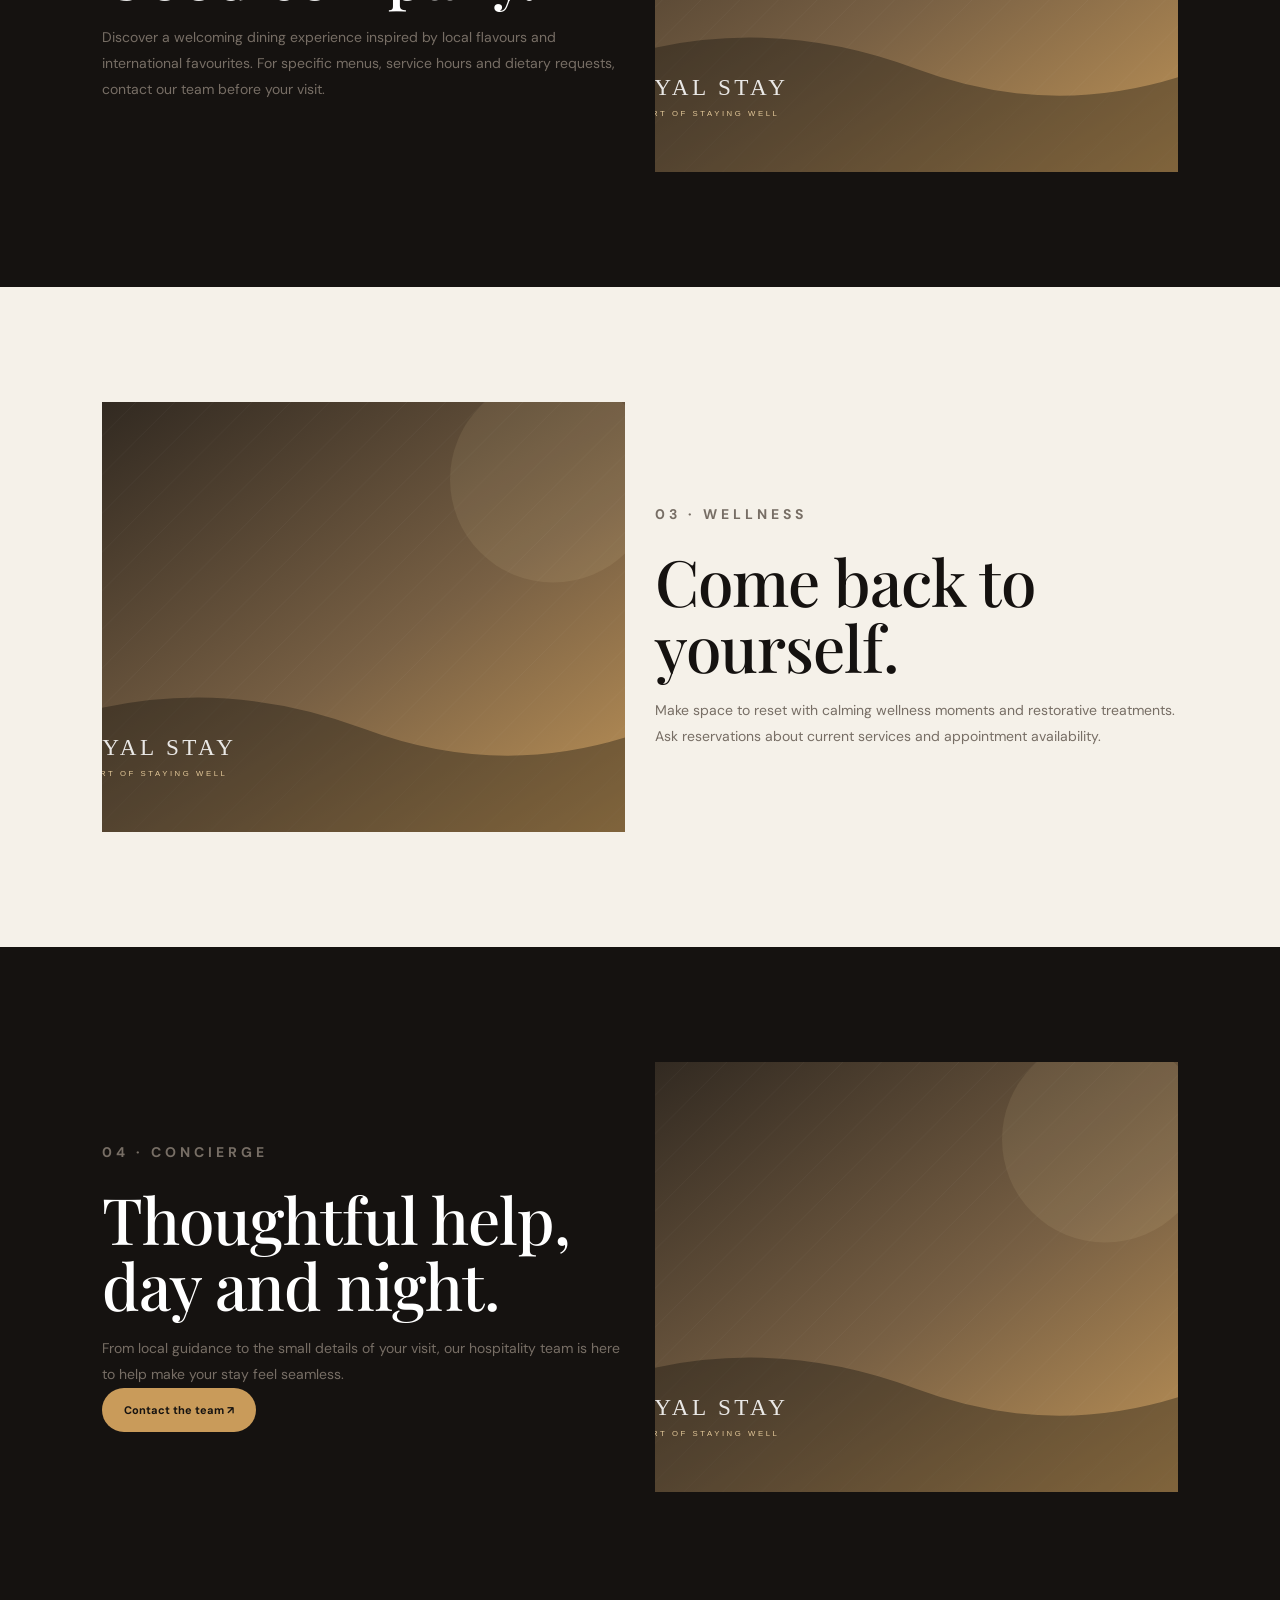
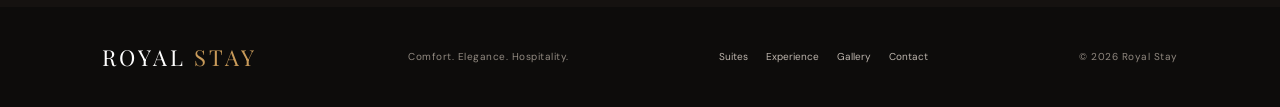
<file: experience.html>
<!doctype html><html lang="en"><head><meta charset="utf-8"><meta name="viewport" content="width=device-width,initial-scale=1"><meta name="theme-color" content="#151210"><meta name="description" content="Royal Stay luxury hotel in Visakhapatnam. Suites, dining, wellness and tailored hospitality."><title>Experiences | Royal Stay</title><link rel="stylesheet" href="assets/css/style.css"></head><body><div class="preloader"><div><div class="loader-mark">R</div><p>ROYAL STAY</p></div></div>
<header class="navbar"><a class="logo" href="index.html">ROYAL <span>STAY</span></a><nav class="nav-links"><a href="index.html" >Home</a><a href="rooms.html" >Suites</a><div class="nav-feature"><button type="button" aria-haspopup="true">Features⌄</button><div class="feature-menu"><a href="experience.html#wellness">Wellness & Spa</a><a href="experience.html#dining">Fine Dining</a><a href="experience.html#pool">Pool & Leisure</a><a href="experience.html#concierge">24/7 Concierge</a></div></div><a href="gallery.html" >Gallery</a><a href="contact.html" >Contact</a></nav><a class="nav-cta" href="contact.html#booking">Reserve a room ↗</a><button class="menu-btn" aria-label="Toggle navigation" aria-expanded="false">☰</button></header><main>
<section class="page-hero"><div><p class="kicker">MORE THAN A ROOM</p><h1>Make room for<br><em style="color:var(--gold2);font-style:normal">the experience.</em></h1><p>Restorative rituals, inspired dining and thoughtful service — little moments that make your time away feel like your own.</p></div></section>
<section class="section" id="pool"><div class="content-grid"><div class="content-image reveal"><img src="https://images.unsplash.com/photo-1540541338287-41700207dee6?auto=format&fit=crop&w=1600&q=85" alt="Luxury pool and leisure area" loading="lazy" data-fallback></div><div class="content-copy reveal"><p class="kicker">01 · POOL & LEISURE</p><h2 class="display">A slower kind<br>of afternoon.</h2><p>Step away from the pace of the day and settle into a refreshing pause. Enjoy the calm of the poolside and make a little time for yourself.</p></div></div></section>
<section class="section dark" id="dining"><div class="content-grid"><div class="content-copy reveal"><p class="kicker">02 · FINE DINING</p><h2 class="display">Good food.<br>Good company.</h2><p>Discover a welcoming dining experience inspired by local flavours and international favourites. For specific menus, service hours and dietary requests, contact our team before your visit.</p></div><div class="content-image reveal"><img src="https://images.unsplash.com/photo-1584132967334-10e028bd69f7?auto=format&fit=crop&w=1000&q=85" alt="Elegant restaurant dining" loading="lazy" data-fallback></div></div></section>
<section class="section" id="wellness"><div class="content-grid"><div class="content-image reveal"><img src="https://images.unsplash.com/photo-1540555700478-4be289fbecef?auto=format&fit=crop&w=1400&q=85" alt="Wellness and spa treatment" loading="lazy" data-fallback></div><div class="content-copy reveal"><p class="kicker">03 · WELLNESS</p><h2 class="display">Come back to<br>yourself.</h2><p>Make space to reset with calming wellness moments and restorative treatments. Ask reservations about current services and appointment availability.</p></div></div></section>
<section class="section dark" id="concierge"><div class="content-grid"><div class="content-copy reveal"><p class="kicker">04 · CONCIERGE</p><h2 class="display">Thoughtful help,<br>day and night.</h2><p>From local guidance to the small details of your visit, our hospitality team is here to help make your stay feel seamless.</p><a class="btn btn-gold" href="contact.html">Contact the team ↗</a></div><div class="content-image reveal"><img src="https://images.unsplash.com/photo-1566073771259-6a8506099945?auto=format&fit=crop&w=2000&q=85" alt="Welcoming luxury hotel" loading="lazy" data-fallback></div></div></section></main><footer><a class="logo" href="index.html">ROYAL <span>STAY</span></a><p>Comfort. Elegance. Hospitality.</p><div class="footer-links"><a href="rooms.html">Suites</a><a href="experience.html">Experience</a><a href="gallery.html">Gallery</a><a href="contact.html">Contact</a></div><p>© 2026 Royal Stay</p></footer><script src="assets/js/main.js" defer></script></body></html>
</file>
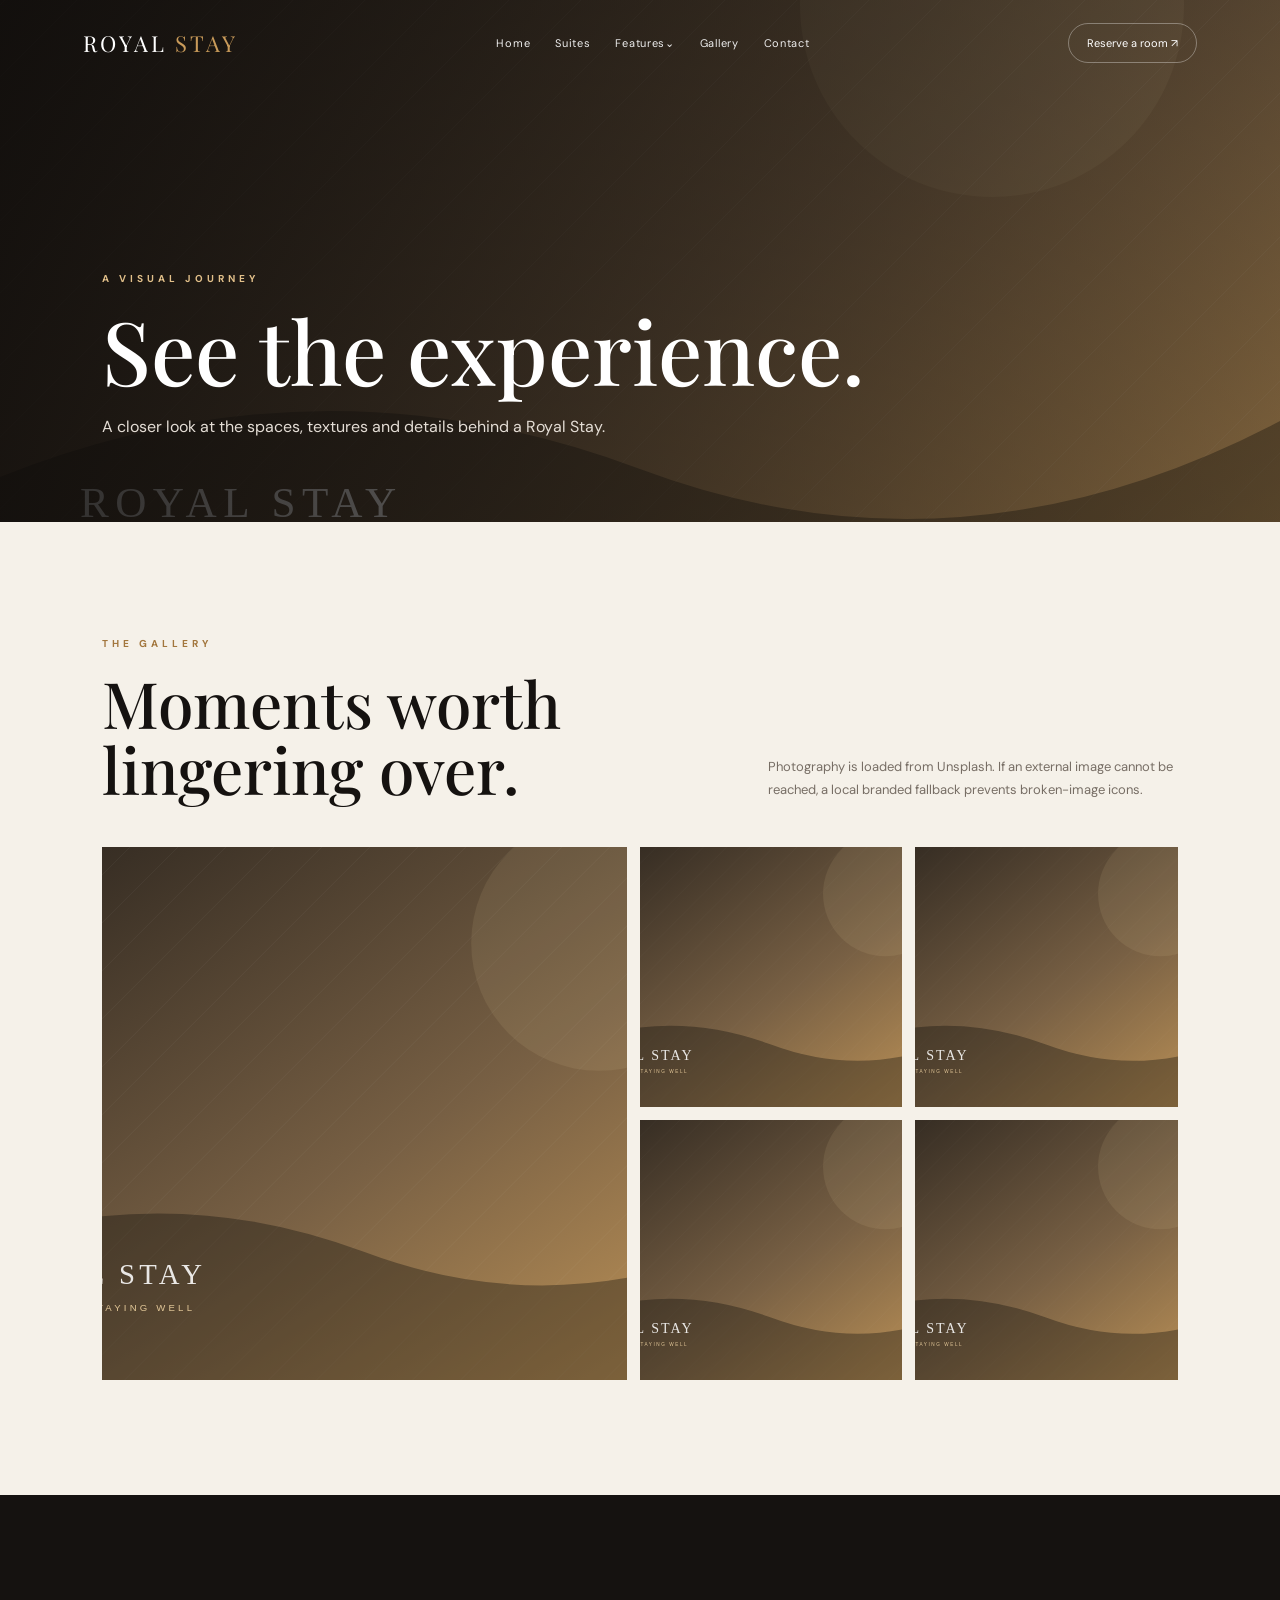
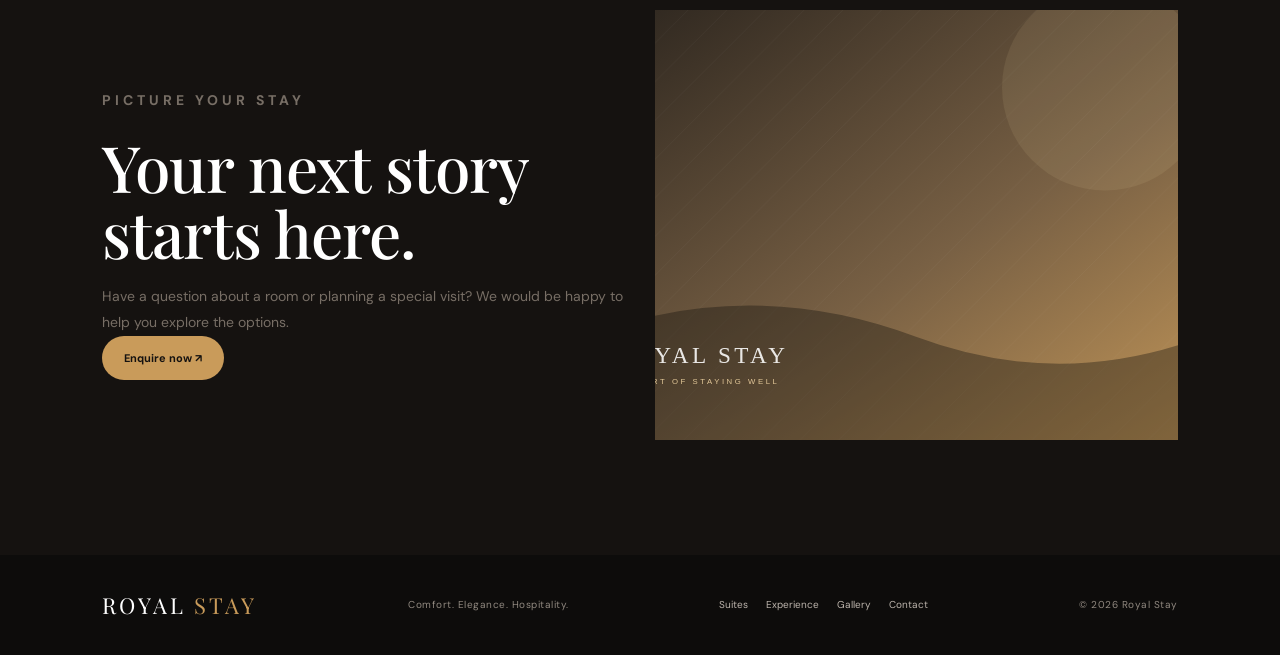
<file: gallery.html>
<!doctype html><html lang="en"><head><meta charset="utf-8"><meta name="viewport" content="width=device-width,initial-scale=1"><meta name="theme-color" content="#151210"><meta name="description" content="Royal Stay luxury hotel in Visakhapatnam. Suites, dining, wellness and tailored hospitality."><title>Gallery | Royal Stay</title><link rel="stylesheet" href="assets/css/style.css"></head><body><div class="preloader"><div><div class="loader-mark">R</div><p>ROYAL STAY</p></div></div>
<header class="navbar"><a class="logo" href="index.html">ROYAL <span>STAY</span></a><nav class="nav-links"><a href="index.html" >Home</a><a href="rooms.html" >Suites</a><div class="nav-feature"><button type="button" aria-haspopup="true">Features⌄</button><div class="feature-menu"><a href="experience.html#wellness">Wellness & Spa</a><a href="experience.html#dining">Fine Dining</a><a href="experience.html#pool">Pool & Leisure</a><a href="experience.html#concierge">24/7 Concierge</a></div></div><a href="gallery.html" aria-current=page>Gallery</a><a href="contact.html" >Contact</a></nav><a class="nav-cta" href="contact.html#booking">Reserve a room ↗</a><button class="menu-btn" aria-label="Toggle navigation" aria-expanded="false">☰</button></header><main>
<section class="page-hero"><div><p class="kicker">A VISUAL JOURNEY</p><h1>See the experience.</h1><p>A closer look at the spaces, textures and details behind a Royal Stay.</p></div></section>
<section class="section"><div class="section-head reveal"><div><p class="kicker">THE GALLERY</p><h2 class="section-title">Moments worth lingering over.</h2></div><p class="description">Photography is loaded from Unsplash. If an external image cannot be reached, a local branded fallback prevents broken-image icons.</p></div><div class="gallery-grid"><div class="gallery-item reveal"><img src="https://images.unsplash.com/photo-1566073771259-6a8506099945?auto=format&fit=crop&w=1600&q=85" alt="Hotel exterior" loading="lazy" data-fallback><span class="gallery-label">ARRIVAL</span></div><div class="gallery-item reveal"><img src="https://images.unsplash.com/photo-1600607687920-4e2a09cf159d?auto=format&fit=crop&w=1000&q=85" alt="Elegant hotel interior" loading="lazy" data-fallback><span class="gallery-label">INTERIORS</span></div><div class="gallery-item reveal"><img src="https://images.unsplash.com/photo-1584132967334-10e028bd69f7?auto=format&fit=crop&w=1000&q=85" alt="Hotel dining experience" loading="lazy" data-fallback><span class="gallery-label">DINING</span></div><div class="gallery-item reveal"><img src="https://images.unsplash.com/photo-1578683010236-d716f9a3f461?auto=format&fit=crop&w=1000&q=85" alt="Luxury bedroom" loading="lazy" data-fallback><span class="gallery-label">REST</span></div><div class="gallery-item reveal"><img src="https://images.unsplash.com/photo-1566665797739-1674de7a421a?auto=format&fit=crop&w=1000&q=85" alt="Hotel suite" loading="lazy" data-fallback><span class="gallery-label">SUITES</span></div></div></section>
<section class="section dark"><div class="content-grid"><div class="content-copy reveal"><p class="kicker">PICTURE YOUR STAY</p><h2 class="display">Your next story<br>starts here.</h2><p>Have a question about a room or planning a special visit? We would be happy to help you explore the options.</p><a class="btn btn-gold" href="contact.html#booking">Enquire now ↗</a></div><div class="content-image reveal"><img src="https://images.unsplash.com/photo-1591088398332-8a7791972843?auto=format&fit=crop&w=1400&q=85" alt="Royal suite interior" loading="lazy" data-fallback></div></div></section></main><footer><a class="logo" href="index.html">ROYAL <span>STAY</span></a><p>Comfort. Elegance. Hospitality.</p><div class="footer-links"><a href="rooms.html">Suites</a><a href="experience.html">Experience</a><a href="gallery.html">Gallery</a><a href="contact.html">Contact</a></div><p>© 2026 Royal Stay</p></footer><script src="assets/js/main.js" defer></script></body></html>
</file>
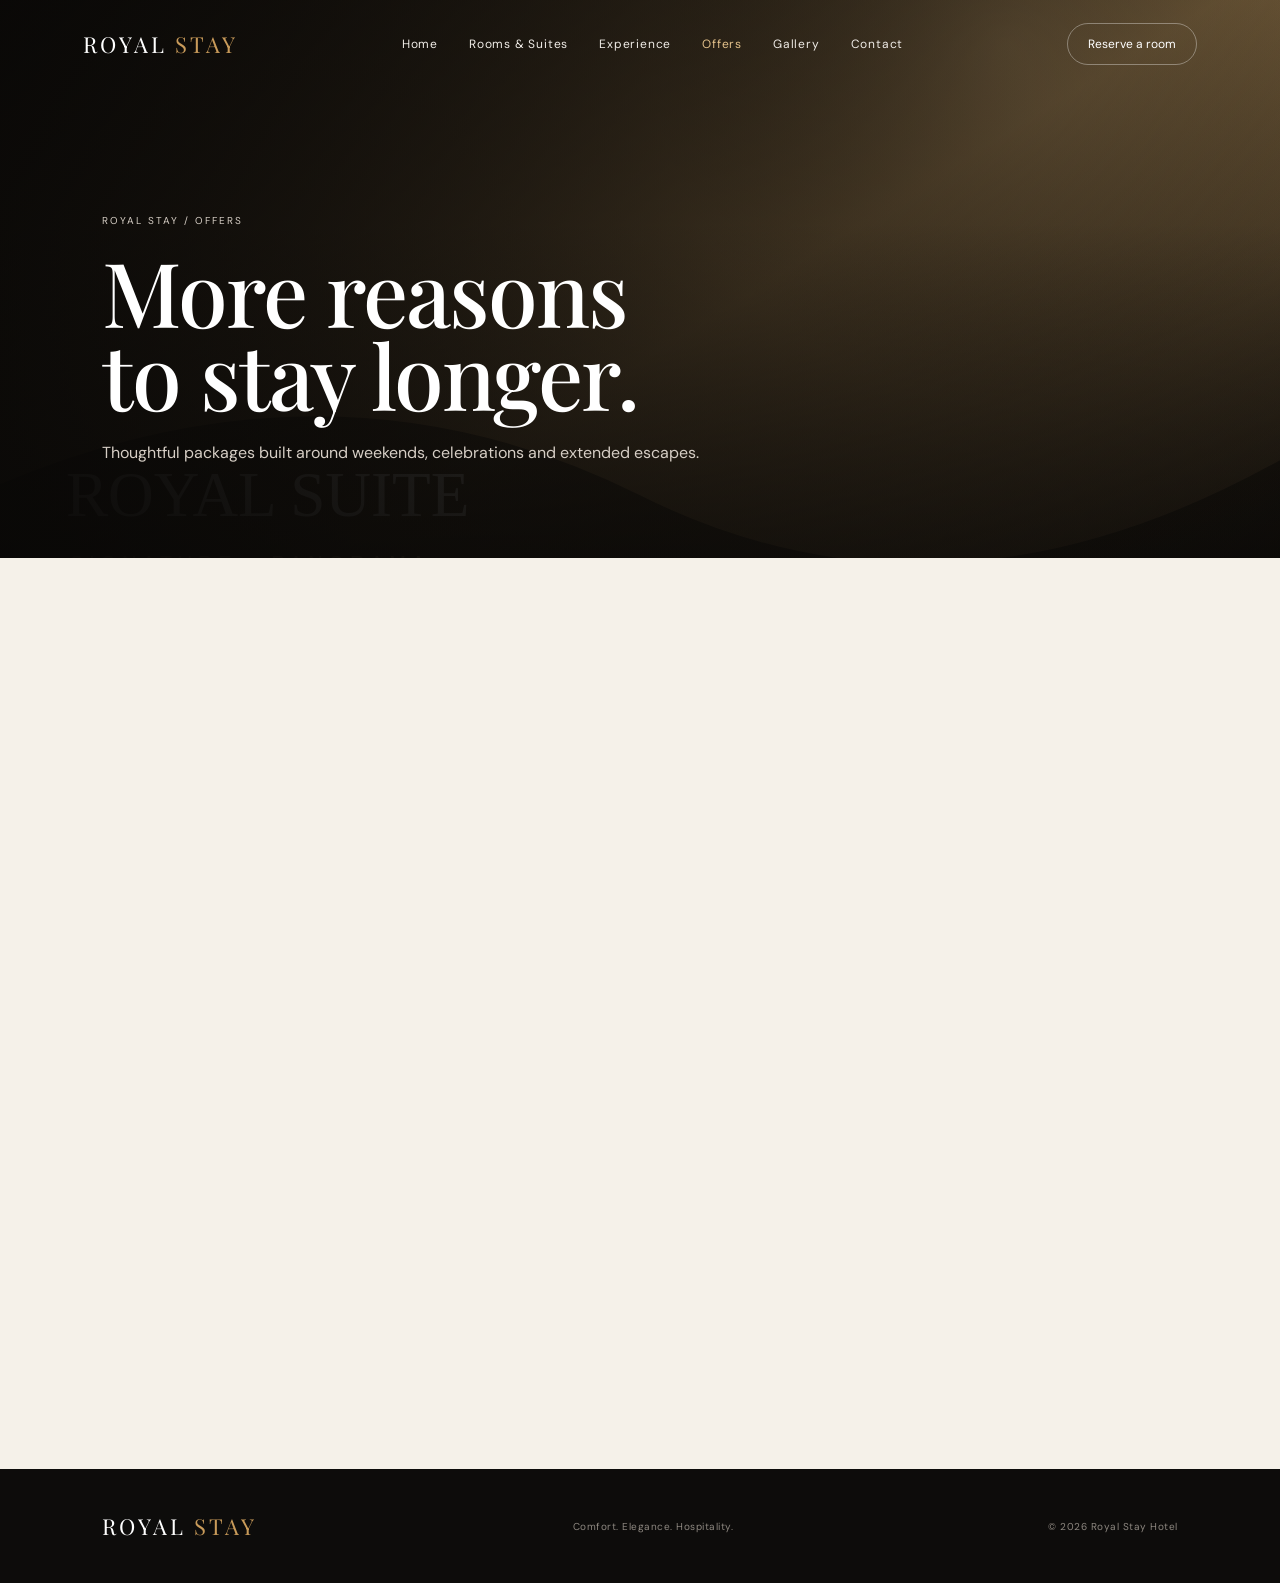
<file: offers.html>
<!doctype html>
<html lang="en"><head><meta charset="utf-8"><meta name="viewport" content="width=device-width,initial-scale=1">
<title>Offers | Royal Stay</title>
<link rel="preconnect" href="https://fonts.googleapis.com"><link rel="preconnect" href="https://fonts.gstatic.com" crossorigin>
<link href="https://fonts.googleapis.com/css2?family=DM+Sans:wght@400;500;600;700&family=Playfair+Display:wght@500;600;700&display=swap" rel="stylesheet">
<style>
:root{
  --ink:#151210;
  --ink-2:#211b17;
  --paper:#f5f1e9;
  --paper-2:#e9e0d2;
  --gold:#c99b5a;
  --gold-light:#e2c08a;
  --muted:#776e65;
  --line:rgba(32,25,20,.13);
  --white:#fff;
  --shadow:0 30px 80px rgba(25,17,10,.14);
  --ease:cubic-bezier(.22,1,.36,1);
}
*{box-sizing:border-box;margin:0;padding:0}
html{scroll-behavior:smooth}
body{
  font-family:"DM Sans",sans-serif;
  background:var(--paper);
  color:var(--ink);
  overflow-x:hidden;
}
body.is-loading{overflow:hidden}
::selection{background:var(--gold);color:var(--ink)}
a{text-decoration:none;color:inherit}
img{display:block;max-width:100%}
button,input,select,textarea{font:inherit}

.preloader{
  position:fixed;inset:0;background:#0d0c0b;color:white;z-index:9999;
  display:grid;place-items:center;transition:opacity .7s ease,visibility .7s ease;
}
.preloader.hide{opacity:0;visibility:hidden}
.loader-inner{text-align:center}
.loader-mark{
  width:72px;height:72px;border:1px solid rgba(201,155,90,.45);border-radius:50%;
  display:grid;place-items:center;margin:0 auto 22px;position:relative;
}
.loader-mark:before{
  content:"";width:40px;height:40px;border:1px solid var(--gold);border-radius:50%;
  border-top-color:transparent;animation:spin 1.1s linear infinite;
}
.loader-mark span{position:absolute;font-family:"Playfair Display";font-size:18px;color:var(--gold)}
.loader-inner p{font-size:10px;letter-spacing:5px;color:#bdb4aa}
@keyframes spin{to{transform:rotate(360deg)}}

.cursor{
  position:fixed;width:18px;height:18px;border:1px solid var(--gold);border-radius:50%;
  pointer-events:none;z-index:10000;transform:translate(-50%,-50%);
  transition:width .25s,height .25s,background .25s,opacity .25s;mix-blend-mode:difference;
}
.cursor.big{width:62px;height:62px;background:rgba(201,155,90,.18)}
@media(max-width:900px){.cursor{display:none}}

.navbar{
  position:fixed;top:0;left:0;width:100%;height:88px;z-index:100;
  display:flex;align-items:center;justify-content:space-between;padding:0 6.5%;
  color:#fff;transition:background .45s ease,backdrop-filter .45s ease,height .45s ease;
}
.navbar.scrolled{
  height:72px;background:rgba(13,12,11,.84);backdrop-filter:blur(18px);
  border-bottom:1px solid rgba(255,255,255,.08);
}
.logo{font-family:"Playfair Display",serif;font-size:22px;letter-spacing:3px}
.logo span{color:var(--gold)}
.nav-links{display:flex;gap:31px;align-items:center}
.nav-links a{font-size:12px;letter-spacing:.8px;color:#f0ece7;position:relative;padding:8px 0}
.nav-links a:after{
  content:"";position:absolute;left:0;bottom:0;width:0;height:1px;background:var(--gold);
  transition:width .35s var(--ease)
}
.nav-links a:hover:after{width:100%}
.nav-cta{
  padding:12px 20px;border:1px solid rgba(255,255,255,.35);border-radius:999px;
  font-size:12px;transition:.35s var(--ease)
}
.nav-cta:hover{background:var(--gold);border-color:var(--gold);color:var(--ink)}
.menu-btn{display:none;background:none;border:0;color:white;font-size:24px}

.hero{
  min-height:100vh;position:relative;display:flex;align-items:center;padding:150px 8% 90px;
  color:#fff;overflow:hidden;background:#111;
}
.hero-bg{
  position:absolute;inset:-5%;background:
  linear-gradient(90deg,rgba(8,7,6,.82) 0%,rgba(8,7,6,.48) 48%,rgba(8,7,6,.18) 100%),
  url("https://images.unsplash.com/photo-1564501049412-61c2a3083791?auto=format&fit=crop&w=2400&q=90") center/cover;
  transform:scale(1.08);will-change:transform;
}
.hero:after{
  content:"";position:absolute;inset:0;background:linear-gradient(180deg,rgba(0,0,0,.2),transparent 35%,rgba(0,0,0,.5));
  pointer-events:none;
}
.hero-content{position:relative;z-index:2;max-width:900px}
.eyebrow{
  font-size:10px;letter-spacing:4px;font-weight:700;color:var(--gold-light);
  margin-bottom:24px;text-transform:uppercase
}
.hero h1{
  font-family:"Playfair Display",serif;font-weight:500;font-size:clamp(58px,8.2vw,126px);
  line-height:.87;letter-spacing:-3px;margin-bottom:32px
}
.hero h1 .line{display:block;overflow:hidden}
.hero h1 .line span{display:block;transform:translateY(110%)}
.hero h1 em{font-style:normal;color:var(--gold-light)}
.hero-copy{
  max-width:590px;color:rgba(255,255,255,.8);font-size:17px;line-height:1.85;margin-bottom:38px;
  opacity:0;transform:translateY(24px)
}
.hero-actions{display:flex;gap:13px;opacity:0;transform:translateY(24px)}
.btn{
  position:relative;display:inline-flex;align-items:center;justify-content:center;gap:12px;
  padding:15px 23px;border-radius:999px;font-weight:700;font-size:12px;overflow:hidden;
  transition:transform .35s var(--ease),box-shadow .35s var(--ease)
}
.btn span{position:relative;z-index:2}
.btn-gold{background:var(--gold);color:var(--ink);box-shadow:0 12px 35px rgba(201,155,90,.2)}
.btn-gold:before{content:"";position:absolute;inset:0;background:var(--gold-light);transform:translateY(100%);transition:transform .4s var(--ease)}
.btn-gold:hover:before{transform:translateY(0)}
.btn-outline{border:1px solid rgba(255,255,255,.42);color:#fff}
.btn-outline:hover{background:rgba(255,255,255,.1)}
.btn:hover{transform:translateY(-3px)}
.hero-scroll{
  position:absolute;bottom:35px;right:7%;z-index:3;display:flex;align-items:center;gap:14px;
  font-size:9px;letter-spacing:3px;color:rgba(255,255,255,.7);writing-mode:vertical-rl
}
.scroll-line{width:1px;height:70px;background:linear-gradient(var(--gold),transparent);animation:scrollLine 2s infinite}
@keyframes scrollLine{0%,100%{transform:scaleY(.35);transform-origin:top}50%{transform:scaleY(1);transform-origin:top}}

.trust-strip{
  background:#151210;color:#d7d0c8;padding:18px 8%;display:grid;grid-template-columns:repeat(4,1fr);
  border-top:1px solid rgba(255,255,255,.07);border-bottom:1px solid rgba(255,255,255,.07)
}
.trust-item{display:flex;justify-content:center;align-items:center;gap:12px;border-right:1px solid rgba(255,255,255,.08)}
.trust-item:last-child{border:0}
.trust-item strong{font-family:"Playfair Display";font-size:20px;color:var(--gold-light)}
.trust-item span{font-size:10px;letter-spacing:1px;color:#a9a198}

.intro{
  padding:135px 8%;display:grid;grid-template-columns:1fr 1.1fr;gap:10%;align-items:end;
  background:var(--paper);position:relative
}
.intro:before{content:"RS";position:absolute;right:5%;top:20px;font:700 220px/1 "Playfair Display";color:rgba(30,24,19,.035)}
.kicker{font-size:10px;letter-spacing:4px;font-weight:700;color:#a2763d;margin-bottom:20px}
.display{font-family:"Playfair Display",serif;font-weight:500;font-size:clamp(42px,5.2vw,72px);line-height:1.02;letter-spacing:-1.5px}
.intro-text{font-size:19px;line-height:1.9;color:var(--muted);max-width:680px}
.gold-rule{width:70px;height:1px;background:var(--gold);margin:27px 0}

.section{padding:125px 8%}
.dark-section{background:var(--ink);color:white}
.section-head{display:flex;justify-content:space-between;align-items:flex-end;gap:50px;margin-bottom:55px}
.section-head p:last-child{max-width:420px;color:var(--muted);line-height:1.75;font-size:14px}
.dark-section .section-head p:last-child{color:#aaa29b}
.section-title{font-family:"Playfair Display";font-size:clamp(42px,5vw,68px);font-weight:500;line-height:1}

.room-grid{display:grid;grid-template-columns:repeat(3,1fr);gap:22px}
.room-card{background:#fff;box-shadow:var(--shadow);overflow:hidden;transition:transform .65s var(--ease),box-shadow .65s var(--ease)}
.room-card:hover{transform:translateY(-10px);box-shadow:0 35px 90px rgba(25,17,10,.2)}
.room-media{height:390px;position:relative;overflow:hidden}
.room-media img{width:100%;height:100%;object-fit:cover;transition:transform 1s var(--ease)}
.room-card:hover .room-media img{transform:scale(1.08)}
.room-badge{
  position:absolute;left:18px;top:18px;padding:8px 11px;background:rgba(15,12,9,.72);
  color:#fff;backdrop-filter:blur(8px);font-size:9px;letter-spacing:2px
}
.room-info{padding:27px}
.room-title{display:flex;justify-content:space-between;gap:18px;align-items:start}
.room-title h3{font-family:"Playfair Display";font-size:28px;font-weight:600}
.price{color:#9b703d;font-weight:700;white-space:nowrap}
.price small{color:#837b73;font-weight:400;font-size:10px}
.room-info p{color:var(--muted);line-height:1.65;font-size:13px;margin:15px 0 20px}
.features{display:flex;flex-wrap:wrap;gap:7px;padding-bottom:21px;border-bottom:1px solid var(--line)}
.features span{font-size:9px;letter-spacing:.7px;padding:7px 9px;border:1px solid #ddd4c8;color:#635a52}
.room-link{display:flex;justify-content:space-between;align-items:center;margin-top:17px;color:#9b703d;font-weight:700;font-size:11px}
.arrow{transition:transform .3s}.room-link:hover .arrow{transform:translateX(5px)}

.experience{
  padding:125px 8%;background:var(--paper-2);display:grid;grid-template-columns:1.03fr .97fr;
  gap:8%;align-items:center;overflow:hidden
}
.experience-media{position:relative;height:690px;overflow:hidden}
.experience-media img{width:100%;height:100%;object-fit:cover}
.experience-media:after{content:"";position:absolute;inset:20px;border:1px solid rgba(255,255,255,.35);pointer-events:none}
.float-card{
  position:absolute;z-index:2;right:-22px;bottom:30px;background:#fff;padding:22px 25px;
  box-shadow:0 18px 50px rgba(28,20,12,.18);min-width:210px
}
.float-card strong{display:block;font:600 34px "Playfair Display";color:#9b703d}
.float-card span{font-size:10px;letter-spacing:1px;color:#756c64}
.amenity-list{display:grid;grid-template-columns:1fr 1fr;gap:0 30px;margin-top:48px}
.amenity{padding:22px 0;border-top:1px solid #c6b9a8}
.amenity span{font-size:9px;letter-spacing:2px;color:#a2763d}
.amenity h3{font:600 21px "Playfair Display";margin:8px 0}
.amenity p{font-size:12px;line-height:1.65;color:var(--muted)}

.stats{
  display:grid;grid-template-columns:repeat(4,1fr);background:#171411;color:white;
  padding:70px 8%;gap:20px
}
.stat{text-align:center;border-right:1px solid rgba(255,255,255,.08)}
.stat:last-child{border:0}
.stat strong{font:500 55px "Playfair Display";color:var(--gold-light);display:block}
.stat span{font-size:9px;letter-spacing:2px;color:#9d958d;text-transform:uppercase}

.gallery{padding:125px 8%;background:var(--paper)}
.gallery-grid{display:grid;grid-template-columns:2fr 1fr 1fr;grid-template-rows:310px 310px;gap:14px}
.gallery-item{position:relative;overflow:hidden;cursor:pointer}
.gallery-item img{width:100%;height:100%;object-fit:cover;transition:transform 1s var(--ease),filter 1s}
.gallery-item:hover img{transform:scale(1.08);filter:saturate(1.08)}
.gallery-item:first-child{grid-row:span 2}
.gallery-label{
  position:absolute;left:20px;bottom:20px;color:#fff;font-size:10px;letter-spacing:2px;
  opacity:0;transform:translateY(10px);transition:.45s var(--ease);text-shadow:0 2px 12px #000
}
.gallery-item:after{content:"";position:absolute;inset:0;background:linear-gradient(transparent 45%,rgba(0,0,0,.6));opacity:0;transition:.45s}
.gallery-item:hover:after,.gallery-item:hover .gallery-label{opacity:1}
.gallery-item .gallery-label{z-index:2}

.booking{
  padding:125px 8%;background:#211c18;color:white;display:grid;grid-template-columns:.82fr 1.18fr;
  gap:9%;position:relative;overflow:hidden
}
.booking:before{content:"";position:absolute;width:520px;height:520px;border-radius:50%;right:-240px;top:-240px;background:radial-gradient(circle,rgba(201,155,90,.16),transparent 65%)}
.booking-copy{position:relative;z-index:1}
.booking-copy .display{color:white}
.booking-copy>p:not(.kicker){max-width:480px;color:#c5bdb5;line-height:1.8;margin-top:25px}
.contact-details{margin-top:42px;display:grid;gap:12px;color:#d6cec5;font-size:13px}
.booking-form{background:var(--paper);color:var(--ink);padding:38px;position:relative;z-index:2;box-shadow:0 30px 90px rgba(0,0,0,.24)}
.booking-form h3{font:600 32px "Playfair Display";margin-bottom:25px}
.form-row{display:grid;grid-template-columns:1fr 1fr;gap:18px}
label{display:block;font-size:10px;font-weight:700;letter-spacing:.6px;margin-bottom:17px}
input,select,textarea{
  width:100%;margin-top:8px;border:1px solid #d8cec1;background:white;padding:14px;
  outline:none;font-size:13px;transition:border .25s,box-shadow .25s
}
input:focus,select:focus,textarea:focus{border-color:var(--gold);box-shadow:0 0 0 4px rgba(201,155,90,.12)}
textarea{resize:vertical;min-height:110px}
.submit-btn{
  width:100%;border:0;background:var(--ink);color:white;padding:17px;border-radius:999px;
  cursor:pointer;font-weight:700;font-size:11px;letter-spacing:.5px;transition:.35s var(--ease)
}
.submit-btn:hover{background:var(--gold);color:var(--ink);transform:translateY(-2px)}
.form-note{min-height:22px;margin-top:14px;font-size:12px;color:#4f7a51}

footer{
  background:#0d0c0b;color:#fff;padding:42px 8%;display:flex;justify-content:space-between;
  align-items:center;gap:20px
}
footer p{font-size:10px;color:#8e8881;letter-spacing:.5px}

.reveal{opacity:0;transform:translateY(45px)}
.reveal-left{opacity:0;transform:translateX(-45px)}
.reveal-scale{opacity:0;transform:scale(.94)}

@media(max-width:1050px){
  .nav-links{display:none}.menu-btn{display:block}
  .room-grid{grid-template-columns:1fr 1fr}.room-media{height:330px}
  .experience,.booking{grid-template-columns:1fr}
  .experience-media{height:560px}.booking{gap:55px}
}
@media(max-width:700px){
  .navbar{padding:0 5%;height:74px}
  .nav-cta{display:none}
  .hero{padding:135px 6% 90px;min-height:760px}
  .hero h1{font-size:58px;letter-spacing:-2px}
  .hero-copy{font-size:15px}
  .trust-strip{grid-template-columns:1fr 1fr;padding:18px 5%;gap:18px}
  .trust-item:nth-child(2){border:0}.trust-item:nth-child(3){border:0}
  .intro,.section,.experience,.gallery,.booking{padding:80px 6%}
  .intro{grid-template-columns:1fr;gap:35px}
  .section-head{display:block}.section-head p:last-child{margin-top:20px}
  .room-grid{grid-template-columns:1fr}
  .room-media{height:340px}
  .experience-media{height:470px}.float-card{right:12px}
  .amenity-list{grid-template-columns:1fr}
  .stats{grid-template-columns:1fr 1fr;padding:55px 6%}
  .stat{border:0}.stat strong{font-size:43px}
  .gallery-grid{grid-template-columns:1fr 1fr;grid-template-rows:220px 220px 220px}
  .gallery-item:first-child{grid-row:span 1}
  .gallery-item:first-child{grid-column:span 2}
  .form-row{grid-template-columns:1fr}
  .booking-form{padding:25px}
  footer{flex-direction:column;text-align:center;padding:32px 6%}
}
@media(prefers-reduced-motion:reduce){
  *,*:before,*:after{animation:none!important;transition:none!important;scroll-behavior:auto!important}
}

/* Multi-page professional navigation */
.page-shell{min-height:100vh}
.nav-links a.active{color:#e2c08a}
.mobile-panel{position:fixed;inset:0;background:rgba(13,12,11,.98);z-index:99;display:none;padding:120px 8% 40px}
.mobile-panel.open{display:block}
.mobile-panel a{display:block;color:#fff;font:500 34px "Playfair Display";padding:17px 0;border-bottom:1px solid rgba(255,255,255,.08)}
.page-hero{min-height:62vh;padding:170px 8% 90px;display:flex;align-items:flex-end;position:relative;overflow:hidden;color:#fff;background:#14110e}
.page-hero-bg{position:absolute;inset:0;background:center/cover no-repeat;transform:scale(1.04)}
.page-hero:after{content:"";position:absolute;inset:0;background:linear-gradient(90deg,rgba(8,7,6,.78),rgba(8,7,6,.28)),linear-gradient(0deg,rgba(8,7,6,.62),transparent 60%)}
.page-hero-content{position:relative;z-index:2;max-width:850px}
.page-hero h1{font:500 clamp(52px,7vw,100px)/.92 "Playfair Display";letter-spacing:-2px}
.page-hero p{max-width:650px;color:#d6cec5;line-height:1.8;margin-top:24px}
.feature-grid{display:grid;grid-template-columns:repeat(3,1fr);gap:20px}
.feature-card{background:#fff;padding:34px;min-height:230px;border:1px solid rgba(30,22,16,.08);transition:.5s cubic-bezier(.22,1,.36,1)}
.feature-card:hover{transform:translateY(-8px);box-shadow:0 25px 70px rgba(30,22,16,.12)}
.feature-icon{font-size:25px;color:#b1844b;margin-bottom:28px}
.feature-card h3{font:600 25px "Playfair Display";margin-bottom:10px}
.feature-card p{font-size:13px;color:#746b63;line-height:1.7}
.offer-grid{display:grid;grid-template-columns:1fr 1fr;gap:25px}
.offer{padding:45px;background:#211c18;color:#fff;position:relative;overflow:hidden}
.offer:after{content:"";position:absolute;width:220px;height:220px;border-radius:50%;right:-90px;top:-100px;background:rgba(201,155,90,.12)}
.offer h3{font:500 34px "Playfair Display";margin-bottom:12px}
.offer p{color:#c9c0b7;line-height:1.7;font-size:13px;max-width:500px}
.offer .tag{display:inline-block;margin-bottom:20px;color:#e2c08a;font-size:9px;letter-spacing:3px}
.contact-grid{display:grid;grid-template-columns:1fr 1fr;gap:25px}
.contact-card{padding:35px;background:#eee6da}
.contact-card h3{font:600 25px "Playfair Display";margin-bottom:12px}
.contact-card p{font-size:13px;color:#6f675f;line-height:1.8}
.breadcrumb{font-size:10px;letter-spacing:2px;color:#d9b77f;margin-bottom:20px}
@media(max-width:800px){
  .feature-grid,.offer-grid,.contact-grid{grid-template-columns:1fr}
  .page-hero{min-height:70vh;padding:145px 6% 70px}
}
</style></head><body>
<header class="navbar" id="navbar">
  <a class="logo" href="index.html">ROYAL <span>STAY</span></a>
  <nav class="nav-links">
    <a href="index.html">Home</a>
    <a href="rooms.html">Rooms & Suites</a>
    <a href="experience.html">Experience</a>
    <a href="offers.html" class="active">Offers</a>
    <a href="gallery.html">Gallery</a>
    <a href="contact.html">Contact</a>
  </nav>
  <a href="booking.html" class="nav-cta magnetic">Reserve a room</a>
  <button class="menu-btn" aria-label="Open navigation" onclick="document.getElementById('mobilePanel').classList.toggle('open')">☰</button>
</header>
<div class="mobile-panel" id="mobilePanel">
  <a href="index.html">Home</a><a href="rooms.html">Rooms & Suites</a><a href="experience.html">Experience</a>
  <a href="offers.html" class="active">Offers</a><a href="gallery.html">Gallery</a><a href="contact.html">Contact</a><a href="booking.html">Reservations</a>
</div>
<main>
<section class="page-hero"><div class="page-hero-bg" style="background:linear-gradient(90deg,rgba(8,7,6,.8),rgba(8,7,6,.25)),url('assets/royal-fallback.svg') center/cover"></div><div class="page-hero-content"><p class="breadcrumb">ROYAL STAY / OFFERS</p><h1>More reasons<br>to stay longer.</h1><p>Thoughtful packages built around weekends, celebrations and extended escapes.</p></div></section>
<section class="section"><div class="offer-grid">
<div class="offer reveal"><span class="tag">WEEKEND ESCAPE</span><h3>Stay two nights, slow down properly.</h3><p>Make the most of a weekend with breakfast, late checkout and a curated local experience.</p><br><a href="booking.html" class="room-link">Enquire now →</a></div>
<div class="offer reveal"><span class="tag">LONG STAY</span><h3>More nights. More ease.</h3><p>Designed for guests staying longer, with flexible arrangements and added comforts.</p><br><a href="booking.html" class="room-link">Enquire now →</a></div>
<div class="offer reveal"><span class="tag">CELEBRATIONS</span><h3>Make the occasion memorable.</h3><p>Tell our team what you are celebrating and we will help shape the details.</p><br><a href="booking.html" class="room-link">Plan a celebration →</a></div>
<div class="offer reveal"><span class="tag">BUSINESS</span><h3>Work well. Rest better.</h3><p>Quiet rooms, fast Wi-Fi, breakfast and a dedicated workspace for productive stays.</p><br><a href="booking.html" class="room-link">Plan a business stay →</a></div>
</div></section>
</main>
<footer><div class="logo">ROYAL <span>STAY</span></div><p>Comfort. Elegance. Hospitality.</p><p>© 2026 Royal Stay Hotel</p></footer>

<script>
document.addEventListener("DOMContentLoaded", () => {
  const preloader = document.getElementById("preloader");
  const reduceMotion = window.matchMedia("(prefers-reduced-motion: reduce)").matches;

  const init = () => {
    document.body.classList.remove("is-loading");
    preloader.classList.add("hide");

    if (reduceMotion || !window.gsap) {
      document.querySelectorAll(".hero h1 .line span,.hero-copy,.hero-actions").forEach(el=>{
        el.style.opacity="1"; el.style.transform="none";
      });
      document.querySelectorAll(".reveal,.reveal-left,.reveal-scale").forEach(el=>{
        el.style.opacity="1"; el.style.transform="none";
      });
      return;
    }

    gsap.registerPlugin(ScrollTrigger);

    const tl = gsap.timeline({defaults:{ease:"power4.out"}});
    tl.to(".hero h1 .line span",{y:0,duration:1.15,stagger:.12})
      .to(".hero-copy",{opacity:1,y:0,duration:.8},"-=.55")
      .to(".hero-actions",{opacity:1,y:0,duration:.8},"-=.55");

    gsap.to("#heroBg",{yPercent:8,scale:1.14,ease:"none",scrollTrigger:{trigger:".hero",start:"top top",end:"bottom top",scrub:1.2}});

    gsap.utils.toArray(".reveal").forEach(el=>{
      gsap.to(el,{opacity:1,y:0,duration:1,scrollTrigger:{trigger:el,start:"top 86%",once:true}});
    });
    gsap.utils.toArray(".reveal-left").forEach(el=>{
      gsap.to(el,{opacity:1,x:0,duration:1.05,scrollTrigger:{trigger:el,start:"top 86%",once:true}});
    });
    gsap.utils.toArray(".reveal-scale").forEach((el,i)=>{
      gsap.to(el,{opacity:1,scale:1,duration:.95,delay:i*.06,scrollTrigger:{trigger:el,start:"top 90%",once:true}});
    });

    document.querySelectorAll("[data-count]").forEach(el=>{
      const target=Number(el.dataset.count);
      ScrollTrigger.create({
        trigger:el,start:"top 85%",once:true,
        onEnter:()=>{
          const obj={n:0};
          gsap.to(obj,{n:target,duration:1.6,ease:"power2.out",onUpdate:()=>el.textContent=Math.round(obj.n)+(target===97?"%":"+")});
        }
      });
    });
  };

  if (document.readyState === "complete") setTimeout(init,350);
  else window.addEventListener("load",()=>setTimeout(init,350),{once:true});

  const nav=document.getElementById("navbar");
  window.addEventListener("scroll",()=>nav.classList.toggle("scrolled",window.scrollY>30),{passive:true});

  // Cursor + magnetic micro-interactions
  const cursor=document.getElementById("cursor");
  if (cursor && !reduceMotion && window.matchMedia("(pointer:fine)").matches){
    window.addEventListener("pointermove",e=>{
      cursor.style.left=e.clientX+"px";cursor.style.top=e.clientY+"px";
    });
    document.querySelectorAll("a,button,.room-card,.gallery-item").forEach(el=>{
      el.addEventListener("mouseenter",()=>cursor.classList.add("big"));
      el.addEventListener("mouseleave",()=>cursor.classList.remove("big"));
    });
    document.querySelectorAll(".magnetic").forEach(el=>{
      el.addEventListener("mousemove",e=>{
        const r=el.getBoundingClientRect();
        const x=(e.clientX-r.left-r.width/2)*.16, y=(e.clientY-r.top-r.height/2)*.16;
        el.style.transform=`translate(${x}px,${y}px)`;
      });
      el.addEventListener("mouseleave",()=>el.style.transform="translate(0,0)");
    });
  }

  // Room enquiry preselect
  document.querySelectorAll("[data-room]").forEach(link=>{
    link.addEventListener("click",()=>{
      const select=document.getElementById("room");
      if(select) select.value=link.dataset.room;
    });
  });

  // Booking date guard
  const checkin=document.getElementById("checkin"), checkout=document.getElementById("checkout");
  const today=new Date().toISOString().split("T")[0];
  checkin.min=today; checkout.min=today;
  checkin.addEventListener("change",()=>checkout.min=checkin.value);

  document.getElementById("bookingForm").addEventListener("submit",e=>{
    e.preventDefault();
    const name=document.getElementById("name").value.trim();
    const room=document.getElementById("room").value;
    const msg=document.getElementById("formMessage");
    msg.textContent=`Thank you, ${name}. Your enquiry for the ${room} has been received. Our reservations team will contact you shortly.`;
  });
});


document.querySelectorAll("img[data-fallback]").forEach(img=>{
  img.addEventListener("error",()=>{
    if(img.dataset.fallbackUsed) return;
    img.dataset.fallbackUsed="1";
    img.src=img.dataset.fallback;
  });
});
document.querySelectorAll(".page-hero-bg[data-fallback]").forEach(el=>{
  const preload=new Image();
  preload.onerror=()=>el.style.backgroundImage=`url("${el.dataset.fallback}")`;
  preload.src=el.dataset.remote;
});
</script></body></html>
</file>
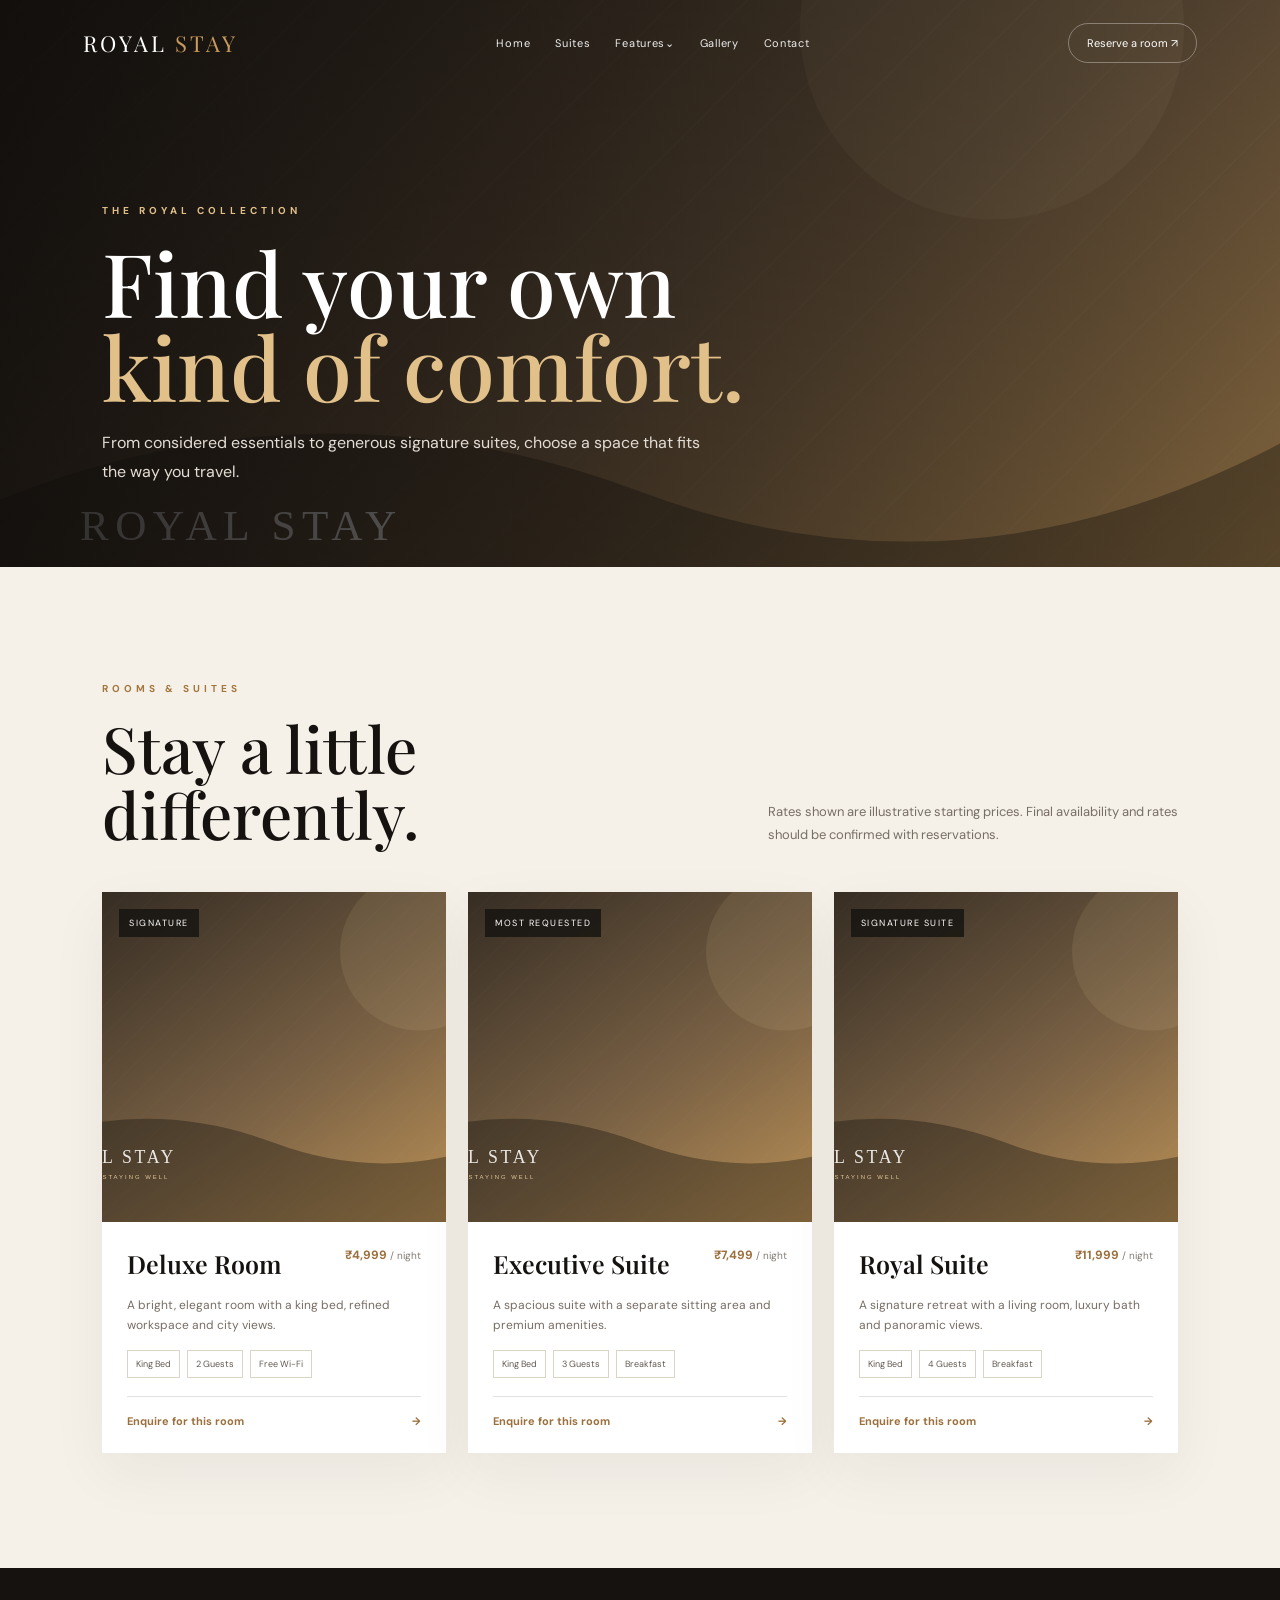
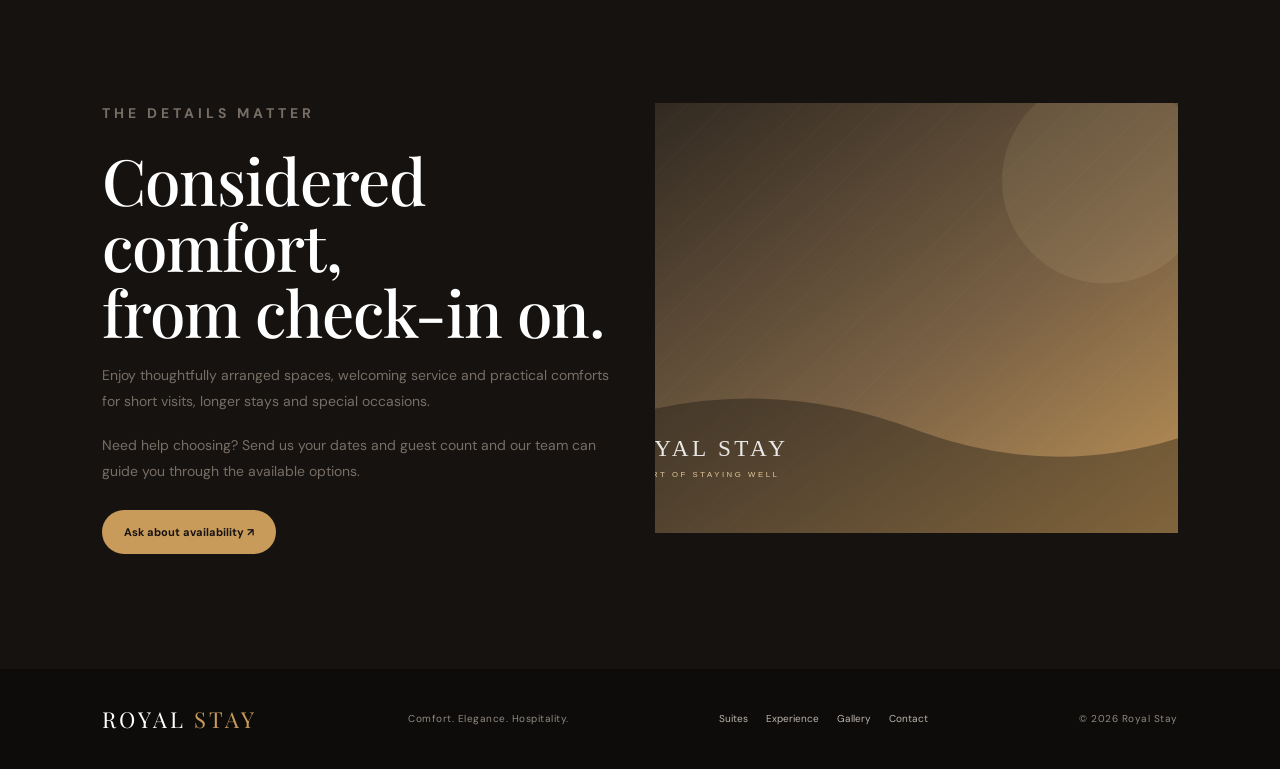
<file: rooms.html>
<!doctype html><html lang="en"><head><meta charset="utf-8"><meta name="viewport" content="width=device-width,initial-scale=1"><meta name="theme-color" content="#151210"><meta name="description" content="Royal Stay luxury hotel in Visakhapatnam. Suites, dining, wellness and tailored hospitality."><title>Rooms & Suites | Royal Stay</title><link rel="stylesheet" href="assets/css/style.css"></head><body><div class="preloader"><div><div class="loader-mark">R</div><p>ROYAL STAY</p></div></div>
<header class="navbar"><a class="logo" href="index.html">ROYAL <span>STAY</span></a><nav class="nav-links"><a href="index.html" >Home</a><a href="rooms.html" aria-current=page>Suites</a><div class="nav-feature"><button type="button" aria-haspopup="true">Features⌄</button><div class="feature-menu"><a href="experience.html#wellness">Wellness & Spa</a><a href="experience.html#dining">Fine Dining</a><a href="experience.html#pool">Pool & Leisure</a><a href="experience.html#concierge">24/7 Concierge</a></div></div><a href="gallery.html" >Gallery</a><a href="contact.html" >Contact</a></nav><a class="nav-cta" href="contact.html#booking">Reserve a room ↗</a><button class="menu-btn" aria-label="Toggle navigation" aria-expanded="false">☰</button></header><main>
<section class="page-hero"><div><p class="kicker">THE ROYAL COLLECTION</p><h1>Find your own<br><em style="color:var(--gold2);font-style:normal">kind of comfort.</em></h1><p>From considered essentials to generous signature suites, choose a space that fits the way you travel.</p></div></section>
<section class="section"><div class="section-head reveal"><div><p class="kicker">ROOMS & SUITES</p><h2 class="section-title">Stay a little differently.</h2></div><p class="description">Rates shown are illustrative starting prices. Final availability and rates should be confirmed with reservations.</p></div><div class="room-grid"><article class="room-card reveal"><div class="room-media"><img src="https://images.unsplash.com/photo-1611892440504-42a792e24d32?auto=format&fit=crop&w=1400&q=85" alt="Deluxe Room hotel room" loading="lazy" data-fallback><span class="room-badge">SIGNATURE</span></div><div class="room-info"><div class="room-title"><h3>Deluxe Room</h3><span class="price">₹4,999 <small>/ night</small></span></div><p>A bright, elegant room with a king bed, refined workspace and city views.</p><div class="features"><span>King Bed</span><span>2 Guests</span><span>Free Wi-Fi</span></div><a class="room-link" href="contact.html#booking" data-room="Deluxe Room">Enquire for this room <span>→</span></a></div></article><article class="room-card reveal"><div class="room-media"><img src="https://images.unsplash.com/photo-1590490360182-c33d57733427?auto=format&fit=crop&w=1400&q=85" alt="Executive Suite hotel room" loading="lazy" data-fallback><span class="room-badge">MOST REQUESTED</span></div><div class="room-info"><div class="room-title"><h3>Executive Suite</h3><span class="price">₹7,499 <small>/ night</small></span></div><p>A spacious suite with a separate sitting area and premium amenities.</p><div class="features"><span>King Bed</span><span>3 Guests</span><span>Breakfast</span></div><a class="room-link" href="contact.html#booking" data-room="Executive Suite">Enquire for this room <span>→</span></a></div></article><article class="room-card reveal"><div class="room-media"><img src="https://images.unsplash.com/photo-1591088398332-8a7791972843?auto=format&fit=crop&w=1400&q=85" alt="Royal Suite hotel room" loading="lazy" data-fallback><span class="room-badge">SIGNATURE SUITE</span></div><div class="room-info"><div class="room-title"><h3>Royal Suite</h3><span class="price">₹11,999 <small>/ night</small></span></div><p>A signature retreat with a living room, luxury bath and panoramic views.</p><div class="features"><span>King Bed</span><span>4 Guests</span><span>Breakfast</span></div><a class="room-link" href="contact.html#booking" data-room="Royal Suite">Enquire for this room <span>→</span></a></div></article></div></section>
<section class="section dark"><div class="content-grid"><div class="content-copy reveal"><p class="kicker">THE DETAILS MATTER</p><h2 class="display">Considered comfort,<br>from check-in on.</h2><p>Enjoy thoughtfully arranged spaces, welcoming service and practical comforts for short visits, longer stays and special occasions.</p><p>Need help choosing? Send us your dates and guest count and our team can guide you through the available options.</p><a class="btn btn-gold" href="contact.html#booking" style="margin-top:25px">Ask about availability ↗</a></div><div class="content-image reveal"><img src="https://images.unsplash.com/photo-1540541338287-41700207dee6?auto=format&fit=crop&w=1600&q=85" alt="Hotel leisure pool" loading="lazy" data-fallback></div></div></section></main><footer><a class="logo" href="index.html">ROYAL <span>STAY</span></a><p>Comfort. Elegance. Hospitality.</p><div class="footer-links"><a href="rooms.html">Suites</a><a href="experience.html">Experience</a><a href="gallery.html">Gallery</a><a href="contact.html">Contact</a></div><p>© 2026 Royal Stay</p></footer><script src="assets/js/main.js" defer></script></body></html>
</file>
<file: assets/css/style.css>
@import url('https://fonts.googleapis.com/css2?family=DM+Sans:wght@400;500;600;700&family=Playfair+Display:wght@500;600;700&display=swap');
:root{--ink:#151210;--ink2:#211b17;--paper:#f5f1e9;--sand:#e9e0d2;--gold:#c99b5a;--gold2:#e2c08a;--muted:#776e65;--line:rgba(32,25,20,.13);--ease:cubic-bezier(.22,1,.36,1)}
*{box-sizing:border-box;margin:0;padding:0}html{scroll-behavior:smooth}body{font-family:"DM Sans",sans-serif;background:var(--paper);color:var(--ink);overflow-x:hidden}img{display:block;width:100%;height:100%;object-fit:cover}a{text-decoration:none;color:inherit}button,input,select,textarea{font:inherit}::selection{background:var(--gold);color:var(--ink)}
.preloader{position:fixed;inset:0;background:#0d0c0b;color:#fff;z-index:9999;display:grid;place-items:center;transition:opacity .65s,visibility .65s}.preloader.hide{opacity:0;visibility:hidden}.loader-mark{width:68px;height:68px;border:1px solid #805f35;border-radius:50%;display:grid;place-items:center;margin:0 auto 18px;font:28px "Playfair Display";color:var(--gold2);animation:pulse 1.3s infinite alternate}.preloader p{font-size:10px;letter-spacing:5px;color:#bbb}@keyframes pulse{to{transform:scale(1.06);box-shadow:0 0 30px #c99b5a22}}
.navbar{height:86px;position:fixed;top:0;left:0;width:100%;z-index:100;display:flex;align-items:center;justify-content:space-between;padding:0 6.5%;color:white;transition:.4s}.navbar.scrolled{height:72px;background:#100e0ce8;backdrop-filter:blur(16px);border-bottom:1px solid #ffffff12}.logo{font:22px "Playfair Display";letter-spacing:3px;white-space:nowrap}.logo span{color:var(--gold)}.nav-links{display:flex;align-items:center;gap:25px}.nav-links>a,.nav-feature>button{font-size:11px;letter-spacing:.7px;color:#eee;background:none;border:0;cursor:pointer;position:relative;padding:12px 0}.nav-links>a:after,.nav-feature>button:after{content:"";position:absolute;bottom:5px;left:0;width:0;height:1px;background:var(--gold);transition:width .3s}.nav-links>a:hover:after,.nav-feature:hover>button:after{width:100%}
.nav-feature{position:relative}.feature-menu{position:absolute;top:100%;left:-25px;width:230px;padding:12px;background:#171411;border:1px solid #ffffff18;box-shadow:0 20px 50px #0003;opacity:0;visibility:hidden;transform:translateY(10px);transition:.3s}.nav-feature:hover .feature-menu,.nav-feature:focus-within .feature-menu{opacity:1;visibility:visible;transform:none}.feature-menu a{display:block;padding:13px 12px;font-size:12px;color:#ddd;border-bottom:1px solid #ffffff10}.feature-menu a:last-child{border:0}.feature-menu a:hover{color:var(--gold2);background:#ffffff08}.nav-cta{padding:12px 18px;border:1px solid #ffffff55;border-radius:99px;font-size:11px;white-space:nowrap;transition:.3s}.nav-cta:hover{background:var(--gold);border-color:var(--gold);color:var(--ink)}.menu-btn{display:none;background:none;border:0;color:#fff;font-size:24px}
.hero{min-height:88vh;position:relative;display:flex;align-items:center;padding:150px 8% 100px;background:#171411;color:#fff;overflow:hidden}.hero-bg{position:absolute;inset:-4%;background:linear-gradient(90deg,#0b0909d9,#0b090966 56%,#0b090922),url("https://images.unsplash.com/photo-1564501049412-61c2a3083791?auto=format&fit=crop&w=2200&q=85") center/cover;transform:scale(1.04)}.hero:after{content:"";position:absolute;inset:0;background:linear-gradient(0deg,#0005,transparent 45%);pointer-events:none}.hero-content{position:relative;z-index:2;max-width:850px}.kicker{font-size:10px;letter-spacing:4px;color:#a2763d;font-weight:700;margin-bottom:20px;text-transform:uppercase}.hero .kicker{color:var(--gold2)}.hero h1{font:500 clamp(56px,7.7vw,112px)/.92 "Playfair Display";letter-spacing:-2px;margin-bottom:28px}.hero h1 em{color:var(--gold2);font-style:normal}.hero-copy{max-width:570px;color:#e4ddd5;line-height:1.8;font-size:16px;margin-bottom:32px}.hero-actions{display:flex;gap:12px;flex-wrap:wrap}.btn{display:inline-flex;align-items:center;gap:12px;padding:15px 22px;border-radius:99px;font-size:11px;font-weight:700;transition:transform .35s var(--ease),background .35s}.btn-gold{background:var(--gold);color:var(--ink)}.btn-gold:hover{background:var(--gold2);transform:translateY(-3px)}.btn-outline{border:1px solid #ffffff77;color:white}.btn-outline:hover{background:#ffffff18;transform:translateY(-3px)}.hero-scroll{position:absolute;right:7%;bottom:30px;z-index:3;writing-mode:vertical-rl;font-size:9px;letter-spacing:3px;color:#ffffffb5}.hero-scroll:after{content:"";display:inline-block;width:1px;height:55px;margin-top:15px;background:linear-gradient(var(--gold),transparent)}
.trust-strip{background:#151210;color:#ddd;display:grid;grid-template-columns:repeat(4,1fr);padding:20px 8%;border-top:1px solid #ffffff12}.trust-item{display:flex;justify-content:center;align-items:center;gap:12px;border-right:1px solid #ffffff15}.trust-item:last-child{border:0}.trust-item strong{font:22px "Playfair Display";color:var(--gold2)}.trust-item span{font-size:10px;letter-spacing:1px;color:#aaa}
.section{padding:115px 8%}.section.dark{background:var(--ink);color:#fff}.intro{padding:120px 8%;display:grid;grid-template-columns:1fr 1.1fr;gap:9%;align-items:end;position:relative}.display{font:500 clamp(42px,5vw,70px)/1.03 "Playfair Display";letter-spacing:-1px}.intro-copy{font-size:18px;line-height:1.9;color:var(--muted)}.gold-rule{width:65px;height:1px;background:var(--gold);margin:25px 0}.section-head{display:flex;justify-content:space-between;align-items:end;gap:40px;margin-bottom:45px}.section-head .description{max-width:410px;color:var(--muted);font-size:13px;line-height:1.8}.dark .description{color:#b6aea6}.section-title{font:500 clamp(40px,5vw,66px)/1.03 "Playfair Display"}.room-grid{display:grid;grid-template-columns:repeat(3,1fr);gap:22px}.room-card{background:#fff;box-shadow:0 20px 55px #2d22140e;overflow:hidden;transition:transform .6s,box-shadow .6s}.room-card:hover{transform:translateY(-8px);box-shadow:0 28px 70px #2d221422}.room-media{height:330px;position:relative;overflow:hidden;background:#75634d}.room-media img{transition:transform .9s var(--ease)}.room-card:hover .room-media img{transform:scale(1.06)}.room-badge{position:absolute;top:17px;left:17px;background:#171411d9;color:white;padding:8px 10px;font-size:9px;letter-spacing:1.5px}.room-info{padding:25px}.room-title{display:flex;justify-content:space-between;gap:12px;align-items:start}.room-title h3{font:600 25px "Playfair Display"}.price{font-size:12px;color:#9b703d;font-weight:700;white-space:nowrap}.price small{font-weight:400;color:#837b73}.room-info p{font-size:12px;color:var(--muted);line-height:1.7;margin:15px 0}.features{display:flex;gap:7px;flex-wrap:wrap;border-bottom:1px solid var(--line);padding-bottom:18px}.features span{font-size:9px;padding:7px 8px;border:1px solid #ddd4c8;color:#635a52}.room-link{display:flex;justify-content:space-between;margin-top:17px;color:#9b703d;font-size:11px;font-weight:700}.room-link span{transition:transform .3s}.room-link:hover span{transform:translateX(5px)}
.split{padding:115px 8%;background:var(--sand);display:grid;grid-template-columns:1fr 1fr;gap:8%;align-items:center}.split-media{height:610px;position:relative;background:#6f5b43}.split-media:after{content:"";position:absolute;inset:17px;border:1px solid #ffffff65;pointer-events:none}.split-copy .display{margin-bottom:25px}.split-copy>p:not(.kicker){color:var(--muted);font-size:14px;line-height:1.8}.amenity-grid{display:grid;grid-template-columns:1fr 1fr;gap:0 25px;margin-top:28px}.amenity{padding:18px 0;border-top:1px solid #c8baa8}.amenity span{font-size:9px;letter-spacing:2px;color:#a2763d}.amenity h3{font:600 20px "Playfair Display";margin:7px 0}.amenity p{font-size:11px;color:var(--muted);line-height:1.6}
.stats{background:#171411;color:white;padding:65px 8%;display:grid;grid-template-columns:repeat(4,1fr);gap:20px}.stat{text-align:center;border-right:1px solid #ffffff16}.stat:last-child{border:0}.stat strong{display:block;font:50px "Playfair Display";color:var(--gold2)}.stat span{font-size:9px;letter-spacing:2px;color:#aaa;text-transform:uppercase}
.gallery-grid{display:grid;grid-template-columns:2fr 1fr 1fr;grid-template-rows:260px 260px;gap:13px}.gallery-item{position:relative;overflow:hidden;background:#75634d}.gallery-item:first-child{grid-row:span 2}.gallery-item img{transition:transform .9s var(--ease)}.gallery-item:hover img{transform:scale(1.07)}.gallery-item:after{content:"";position:absolute;inset:0;background:linear-gradient(transparent 45%,#0008);opacity:0;transition:.35s}.gallery-item:hover:after{opacity:1}.gallery-label{position:absolute;bottom:18px;left:18px;z-index:2;color:#fff;font-size:10px;letter-spacing:2px;opacity:0;transform:translateY(8px);transition:.35s}.gallery-item:hover .gallery-label{opacity:1;transform:none}
.booking{padding:115px 8%;background:#211c18;color:white;display:grid;grid-template-columns:.85fr 1.15fr;gap:8%;align-items:start}.booking-copy>p:not(.kicker){color:#c5bdb5;line-height:1.8;font-size:14px;margin-top:22px}.contact-details{display:grid;gap:13px;margin-top:35px;color:#d6cec5;font-size:12px}.booking-form{background:var(--paper);color:var(--ink);padding:35px;box-shadow:0 30px 90px #0003}.booking-form h3{font:600 30px "Playfair Display";margin-bottom:24px}.form-row{display:grid;grid-template-columns:1fr 1fr;gap:16px}label{display:block;font-size:10px;font-weight:700;letter-spacing:.5px;margin-bottom:16px}input,select,textarea{width:100%;margin-top:8px;padding:13px;border:1px solid #d8cec1;background:white;outline:none;font-size:12px;transition:.25s}input:focus,select:focus,textarea:focus{border-color:var(--gold);box-shadow:0 0 0 4px #c99b5a1c}textarea{min-height:95px;resize:vertical}.submit-btn{width:100%;padding:16px;border:0;border-radius:99px;background:var(--ink);color:white;font-size:11px;font-weight:700;cursor:pointer;transition:.3s}.submit-btn:hover{background:var(--gold);color:var(--ink);transform:translateY(-2px)}.form-note{min-height:20px;margin-top:13px;font-size:12px;color:#4f7a51}
.page-hero{min-height:58vh;padding:180px 8% 80px;background:linear-gradient(90deg,#0c0a09d9,#0c0a0955),url("https://images.unsplash.com/photo-1566073771259-6a8506099945?auto=format&fit=crop&w=2000&q=85") center/cover;color:white;display:flex;align-items:end}.page-hero h1{font:500 clamp(48px,7vw,88px)/.95 "Playfair Display";max-width:900px}.page-hero p{color:#e4ddd5;max-width:600px;line-height:1.8;margin-top:22px}.page-hero .kicker{color:var(--gold2)}
.content-grid{display:grid;grid-template-columns:1fr 1fr;gap:30px;align-items:center}.content-image{height:430px;background:#75634d}.content-copy p{color:var(--muted);line-height:1.85;font-size:14px;margin-top:18px}.feature-cards{display:grid;grid-template-columns:repeat(3,1fr);gap:20px}.feature-card{padding:30px;background:white;border:1px solid #e8dfd4}.feature-card .number{font:28px "Playfair Display";color:#b1844a}.feature-card h3{font:600 23px "Playfair Display";margin:18px 0 10px}.feature-card p{font-size:12px;line-height:1.7;color:var(--muted)}
footer{background:#0d0c0b;color:#fff;padding:35px 8%;display:flex;justify-content:space-between;align-items:center;gap:20px}footer p{font-size:10px;color:#918980;letter-spacing:.5px}.footer-links{display:flex;gap:18px;flex-wrap:wrap}.footer-links a{font-size:10px;color:#bdb5ad}.footer-links a:hover{color:var(--gold2)}
.reveal{opacity:0;transform:translateY(28px)}.reveal.visible{opacity:1;transform:none;transition:opacity .8s,transform .8s var(--ease)}
@media(max-width:1050px){.nav-links{gap:14px}.nav-links>a,.nav-feature>button{font-size:10px}.nav-cta{display:none}.room-grid{grid-template-columns:1fr 1fr}.split,.booking{grid-template-columns:1fr}.split-media{height:500px}.booking{gap:45px}}
@media(max-width:760px){.navbar{padding:0 5%;height:72px}.nav-links{display:none;position:absolute;top:72px;left:0;width:100%;background:#11100ef7;padding:20px 6%;flex-direction:column;align-items:stretch;gap:4px}.nav-links.open{display:flex}.nav-links>a,.nav-feature>button{display:block;text-align:left;padding:13px 0;font-size:12px}.feature-menu{position:static;width:100%;display:none;opacity:1;visibility:visible;transform:none}.nav-feature:focus-within .feature-menu,.nav-feature:hover .feature-menu{display:block}.menu-btn{display:block}.hero{min-height:760px;padding:130px 6% 90px}.hero h1{font-size:58px}.hero-copy{font-size:14px}.trust-strip{grid-template-columns:1fr 1fr;gap:17px;padding:20px 5%}.trust-item{border:0;justify-content:flex-start}.intro,.section,.split,.booking{padding:78px 6%}.intro{grid-template-columns:1fr;gap:30px}.section-head{display:block}.section-head .description{margin-top:18px}.room-grid{grid-template-columns:1fr}.room-media{height:320px}.split-media{height:420px}.amenity-grid{grid-template-columns:1fr}.stats{grid-template-columns:1fr 1fr;padding:48px 6%}.stat{border:0}.stat strong{font-size:42px}.gallery-grid{grid-template-columns:1fr 1fr;grid-template-rows:220px 220px 220px}.gallery-item:first-child{grid-row:auto;grid-column:span 2}.form-row{grid-template-columns:1fr}.booking-form{padding:24px}.page-hero{min-height:56vh;padding:150px 6% 65px}.content-grid{grid-template-columns:1fr}.content-image{height:320px}.feature-cards{grid-template-columns:1fr}footer{flex-direction:column;text-align:center;padding:30px 6%}}
@media(prefers-reduced-motion:reduce){*,*:before,*:after{animation:none!important;transition:none!important;scroll-behavior:auto!important}.reveal{opacity:1;transform:none}}
</file>
